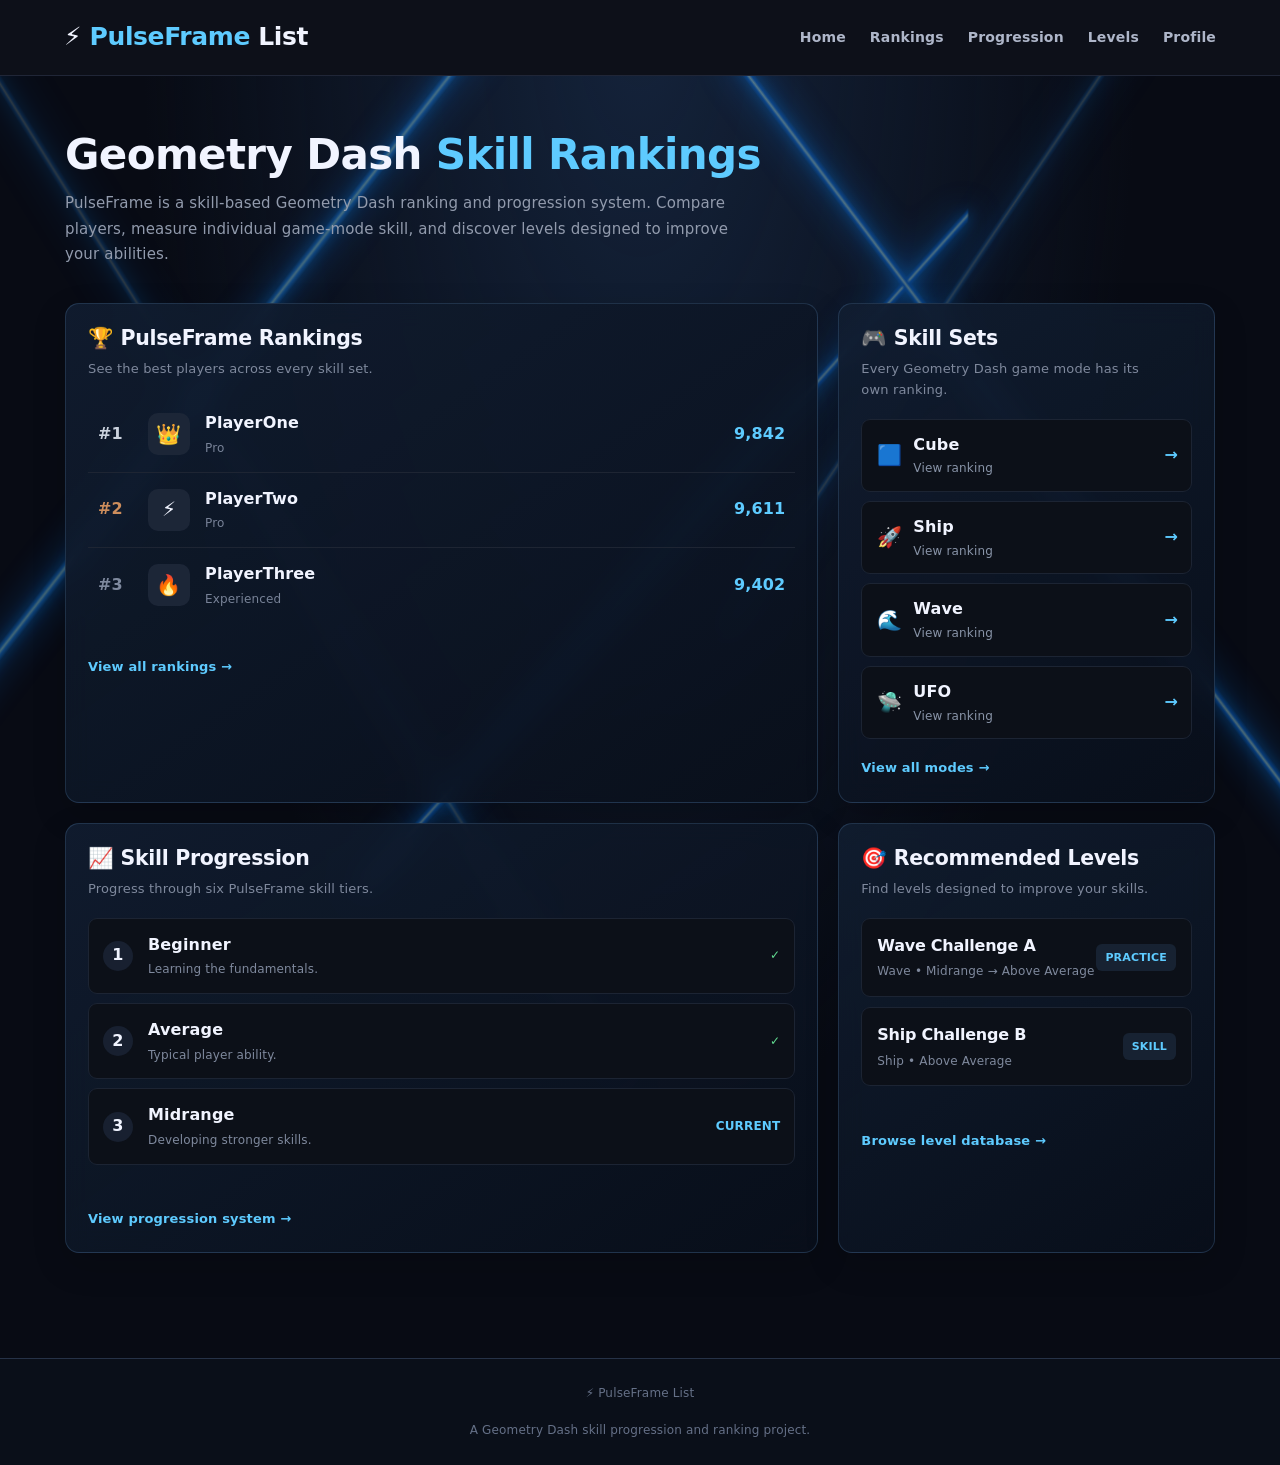
<file: main/index.html>
<!DOCTYPE html>
<html lang="en">

<head>
    <meta charset="UTF-8">
    <meta name="viewport" content="width=device-width, initial-scale=1.0">

    <title>PulseFrame List</title>

    <link rel="stylesheet" href="../css/style.css">
</head>

<body>

<header>

    <div class="logo">
        ⚡ <span>PulseFrame</span> List
    </div>

    <nav>
        <a href="index.html">Home</a>
        <a href="rankings.html">Rankings</a>
        <a href="progression.html">Progression</a>
        <a href="levels.html">Levels</a>
        <a href="profile.html">Profile</a>
    </nav>

</header>


<section class="hero">

    <h1>Geometry Dash <span>Skill Rankings</span></h1>

    <p>
        PulseFrame is a skill-based Geometry Dash ranking and
        progression system. Compare players, measure individual
        game-mode skill, and discover levels designed to improve
        your abilities.
    </p>

</section>


<main class="container">

    <div class="grid">

        <!-- RANKINGS PREVIEW -->

        <section class="card">

            <h2>🏆 PulseFrame Rankings</h2>

            <p class="subtitle">
                See the best players across every skill set.
            </p>

            <div class="player">

                <div class="placement">#1</div>

                <div class="avatar">👑</div>

                <div class="player-info">
                    <div class="player-name">PlayerOne</div>
                    <div class="player-rank">Pro</div>
                </div>

                <div class="rating">9,842</div>

            </div>

            <div class="player">

                <div class="placement">#2</div>

                <div class="avatar">⚡</div>

                <div class="player-info">
                    <div class="player-name">PlayerTwo</div>
                    <div class="player-rank">Pro</div>
                </div>

                <div class="rating">9,611</div>

            </div>

            <div class="player">

                <div class="placement">#3</div>

                <div class="avatar">🔥</div>

                <div class="player-info">
                    <div class="player-name">PlayerThree</div>
                    <div class="player-rank">Experienced</div>
                </div>

                <div class="rating">9,402</div>

            </div>

            <br>

            <a href="rankings.html">View all rankings →</a>

        </section>


        <!-- SKILL SETS -->

        <section class="card">

            <h2>🎮 Skill Sets</h2>

            <p class="subtitle">
                Every Geometry Dash game mode has its own ranking.
            </p>

            <div class="skill">
                <div class="skill-left">
                    <div class="skill-icon">🟦</div>
                    <div>
                        <div class="skill-name">Cube</div>
                        <div class="skill-rank">View ranking</div>
                    </div>
                </div>
                <div class="skill-position">→</div>
            </div>

            <div class="skill">
                <div class="skill-left">
                    <div class="skill-icon">🚀</div>
                    <div>
                        <div class="skill-name">Ship</div>
                        <div class="skill-rank">View ranking</div>
                    </div>
                </div>
                <div class="skill-position">→</div>
            </div>

            <div class="skill">
                <div class="skill-left">
                    <div class="skill-icon">🌊</div>
                    <div>
                        <div class="skill-name">Wave</div>
                        <div class="skill-rank">View ranking</div>
                    </div>
                </div>
                <div class="skill-position">→</div>
            </div>

            <div class="skill">
                <div class="skill-left">
                    <div class="skill-icon">🛸</div>
                    <div>
                        <div class="skill-name">UFO</div>
                        <div class="skill-rank">View ranking</div>
                    </div>
                </div>
                <div class="skill-position">→</div>
            </div>

            <a href="../modes/wave.html">View all modes →</a>

        </section>


        <!-- PROGRESSION -->

        <section class="card">

            <h2>📈 Skill Progression</h2>

            <p class="subtitle">
                Progress through six PulseFrame skill tiers.
            </p>

            <div class="progress-tier">

                <div class="tier-number">1</div>

                <div class="tier-info">
                    <div class="tier-name">Beginner</div>
                    <div class="tier-description">
                        Learning the fundamentals.
                    </div>
                </div>

                <div class="tier-status completed">✓</div>

            </div>

            <div class="progress-tier">

                <div class="tier-number">2</div>

                <div class="tier-info">
                    <div class="tier-name">Average</div>
                    <div class="tier-description">
                        Typical player ability.
                    </div>
                </div>

                <div class="tier-status completed">✓</div>

            </div>

            <div class="progress-tier">

                <div class="tier-number">3</div>

                <div class="tier-info">
                    <div class="tier-name">Midrange</div>
                    <div class="tier-description">
                        Developing stronger skills.
                    </div>
                </div>

                <div class="tier-status current">
                    CURRENT
                </div>

            </div>

            <br>

            <a href="progression.html">
                View progression system →
            </a>

        </section>


        <!-- LEVELS -->

        <section class="card">

            <h2>🎯 Recommended Levels</h2>

            <p class="subtitle">
                Find levels designed to improve your skills.
            </p>

            <div class="recommendation">

                <div>
                    <div class="level-name">Wave Challenge A</div>

                    <div class="level-info">
                        Wave • Midrange → Above Average
                    </div>
                </div>

                <div class="difficulty">
                    PRACTICE
                </div>

            </div>


            <div class="recommendation">

                <div>
                    <div class="level-name">Ship Challenge B</div>

                    <div class="level-info">
                        Ship • Above Average
                    </div>
                </div>

                <div class="difficulty">
                    SKILL
                </div>

            </div>

            <br>

            <a href="levels.html">
                Browse level database →
            </a>

        </section>

    </div>

</main>


<footer>

    ⚡ PulseFrame List
    <br><br>
    A Geometry Dash skill progression and ranking project.

</footer>


<script src="../js/script.js"></script>

</body>
</html>
</file>
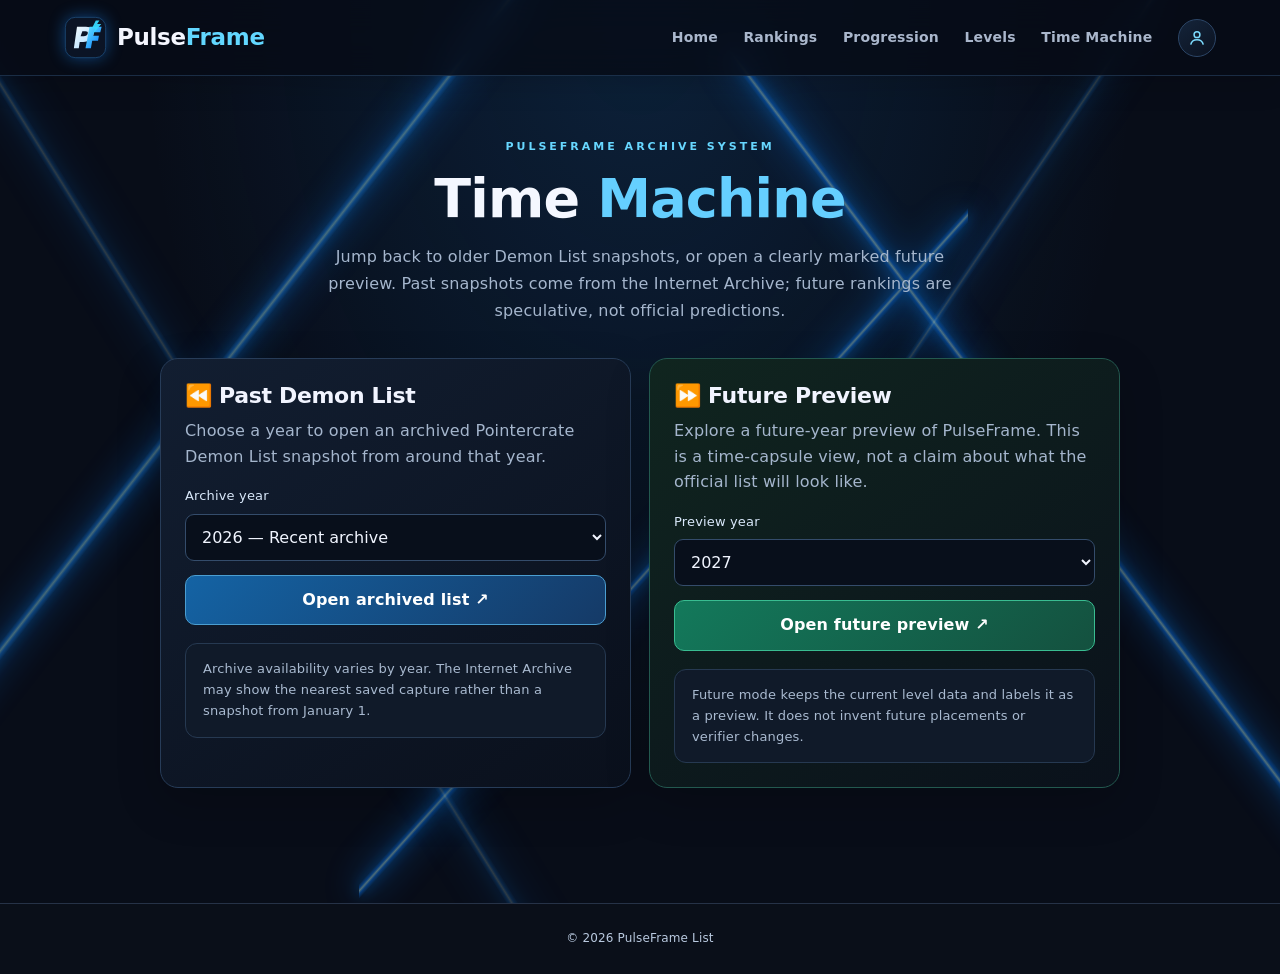
<file: time-machine.html>
<!DOCTYPE html>
<html lang="en">
<head>
<meta charset="UTF-8">
<meta name="viewport" content="width=device-width, initial-scale=1.0">
<title>Time Machine - PulseFrame</title>
<link rel="stylesheet" href="css/style.css">
<style>
body{background:radial-gradient(ellipse at 50% 0%,rgba(24,104,180,.22),transparent 55%),#080d18}
.tm-wrap{max-width:1000px;margin:0 auto;padding:38px 20px 70px}
.tm-hero{text-align:center;padding:24px 10px 34px}
.tm-kicker{color:#67d7ff;font-size:11px;font-weight:800;letter-spacing:3px}
.tm-hero h1{font-size:clamp(32px,5vw,54px);margin:12px 0;color:#f4f7ff}
.tm-hero h1 span{color:#65cfff}
.tm-hero p{max-width:650px;margin:0 auto;color:#a5b6cd;line-height:1.7}
.tm-grid{display:grid;grid-template-columns:repeat(2,minmax(0,1fr));gap:18px}
.tm-card{background:linear-gradient(145deg,#121e31,#0a101c);border:1px solid #273c58;border-radius:18px;padding:24px;box-shadow:0 16px 45px #0003}
.tm-card h2{font-size:22px;margin-bottom:9px}
.tm-card p{color:#a5b6cd;line-height:1.6;margin-bottom:17px}
.tm-card label{display:block;color:#d9e8fa;font-size:13px;margin-bottom:7px}
.tm-card select{width:100%;background:#080f1b;color:#f1f5ff;border:1px solid #344c6b;border-radius:9px;padding:12px;margin-bottom:14px;font:inherit}
.tm-button{display:inline-flex;justify-content:center;align-items:center;width:100%;padding:12px 16px;border-radius:10px;border:1px solid #4b9ed1;background:linear-gradient(135deg,#1463a4,#153a67);color:#fff;text-decoration:none;font-weight:800;cursor:pointer}
.tm-button:hover{filter:brightness(1.15)}
.tm-note{margin-top:18px;padding:15px 17px;border-radius:12px;background:#101a29;border:1px solid #263951;color:#a9bad0;line-height:1.6;font-size:13px}
.tm-future{border-color:#23594f;background:linear-gradient(145deg,#10251f,#0a111b)}
.tm-future .tm-button{background:linear-gradient(135deg,#13795b,#14513f);border-color:#39bd91}
@media(max-width:680px){.tm-grid{grid-template-columns:1fr}.tm-wrap{padding-top:20px}.tm-card{padding:20px}}
</style>

<style>
.pf-quick-menu{position:absolute;right:18px;top:calc(100% + 8px);z-index:1000;width:min(290px,calc(100vw - 28px));padding:8px;background:#0c1424;border:1px solid #263b5a;border-radius:14px;box-shadow:0 18px 48px #0009}
.pf-quick-menu[hidden]{display:none!important}.pf-quick-menu a{display:flex;align-items:center;gap:12px;padding:12px;border-radius:9px;color:#eaf4ff;text-decoration:none}.pf-quick-menu a:hover{background:#172743}.pf-quick-menu a>span:first-child{width:25px;text-align:center;font-size:18px}.pf-quick-menu strong,.pf-quick-menu small{display:block}.pf-quick-menu strong{font-size:13px}.pf-quick-menu small{margin-top:3px;color:#8fa7c5;font-size:11px}.site-header{position:relative}
</style>
</head>
<body>
<header class="site-header">
<a href="index.html" class="brand"><img class="brand-mark" src="assets/pulseframe-mark.svg" alt=""><div class="logo">Pulse<span>Frame</span></div></a>
<nav>
<a href="index.html">Home</a><a href="main/rankings.html">Rankings</a><a href="main/progression.html">Progression</a><a href="main/levels.html">Levels</a><a href="time-machine.html" aria-current="page">Time Machine</a><a href="main/profile.html" class="profile-nav-icon" aria-label="Profile" title="Profile"><svg aria-hidden="true" viewBox="0 0 24 24" width="20" height="20" fill="none" stroke="currentColor" stroke-width="1.8"><circle cx="12" cy="8" r="3.5"></circle><path d="M4.5 20c.7-4 3.2-6 7.5-6s6.8 2 7.5 6"></path></svg></a>
</nav><button class="menu-button" aria-label="Open menu">☰</button>

<div class="pf-quick-menu" id="pf-quick-menu" hidden>
  <a href="main/profile.html"><span>◉</span><span><strong>Profile</strong><small>View your profile</small></span></a>
  <a href="main/profile.html#settings"><span>⚙</span><span><strong>Settings</strong><small>Profile and preferences</small></span></a>
  <a href="main/levels.html#randomizer-wheel"><span>🎡</span><span><strong>Randomizer Wheel</strong><small>Pick levels at random</small></span></a>
  <a href="time-machine.html"><span>⏳</span><span><strong>Time Machine</strong><small>Explore previous rankings</small></span></a>
</div>
</header>
<main class="tm-wrap">
<section class="tm-hero"><div class="tm-kicker">PULSEFRAME ARCHIVE SYSTEM</div><h1>Time <span>Machine</span></h1><p>Jump back to older Demon List snapshots, or open a clearly marked future preview. Past snapshots come from the Internet Archive; future rankings are speculative, not official predictions.</p></section>
<section class="tm-grid">
<article class="tm-card">
<h2>⏪ Past Demon List</h2>
<p>Choose a year to open an archived Pointercrate Demon List snapshot from around that year.</p>
<label for="past-year">Archive year</label>
<select id="past-year">
<option value="2017">2017 — Early Demon List era</option><option value="2018">2018</option><option value="2019">2019</option><option value="2020">2020</option><option value="2021">2021</option><option value="2022">2022</option><option value="2023">2023</option><option value="2024">2024</option><option value="2025">2025</option><option value="2026" selected>2026 — Recent archive</option>
</select>
<a class="tm-button" id="past-open" href="https://web.archive.org/web/20260101000000/https://pointercrate.com/demonlist/" target="_blank" rel="noopener noreferrer">Open archived list ↗</a>
<div class="tm-note">Archive availability varies by year. The Internet Archive may show the nearest saved capture rather than a snapshot from January 1.</div>
</article>
<article class="tm-card tm-future">
<h2>⏩ Future Preview</h2>
<p>Explore a future-year preview of PulseFrame. This is a time-capsule view, not a claim about what the official list will look like.</p>
<label for="future-year">Preview year</label>
<select id="future-year"><option value="2027">2027</option><option value="2028">2028</option><option value="2029">2029</option><option value="2030">2030</option><option value="2035">2035</option><option value="2040">2040</option></select>
<a class="tm-button" id="future-open" href="levels.html?era=future&year=2027">Open future preview ↗</a>
<div class="tm-note">Future mode keeps the current level data and labels it as a preview. It does not invent future placements or verifier changes.</div>
</article>
</section>
</main>
<footer><p>© 2026 PulseFrame List</p></footer>
<script>
const pastYear=document.getElementById("past-year");
const pastOpen=document.getElementById("past-open");
function updatePast(){const year=pastYear.value;pastOpen.href="https://web.archive.org/web/"+year+"0101000000/https://pointercrate.com/demonlist/";pastOpen.textContent="Open "+year+" archive ↗";}
pastYear.addEventListener("change",updatePast);
const futureYear=document.getElementById("future-year");
const futureOpen=document.getElementById("future-open");
function updateFuture(){futureOpen.href="main/levels.html?era=future&year="+futureYear.value;futureOpen.textContent="Open "+futureYear.value+" preview ↗";}
futureYear.addEventListener("change",updateFuture);
</script>

<script>
(()=>{const b=document.querySelector('.site-header .menu-button');const m=document.getElementById('pf-quick-menu');if(!b||!m)return;b.setAttribute('aria-controls','pf-quick-menu');b.setAttribute('aria-expanded','false');b.addEventListener('click',e=>{e.stopPropagation();m.hidden=!m.hidden;b.setAttribute('aria-expanded',String(!m.hidden));});m.addEventListener('click',e=>{if(e.target.closest('a')){m.hidden=true;b.setAttribute('aria-expanded','false');}});document.addEventListener('click',e=>{if(!m.contains(e.target)&&e.target!==b){m.hidden=true;b.setAttribute('aria-expanded','false');}});document.addEventListener('keydown',e=>{if(e.key==='Escape'){m.hidden=true;b.setAttribute('aria-expanded','false');}});})();
</script>
</body>
</html>
</file>
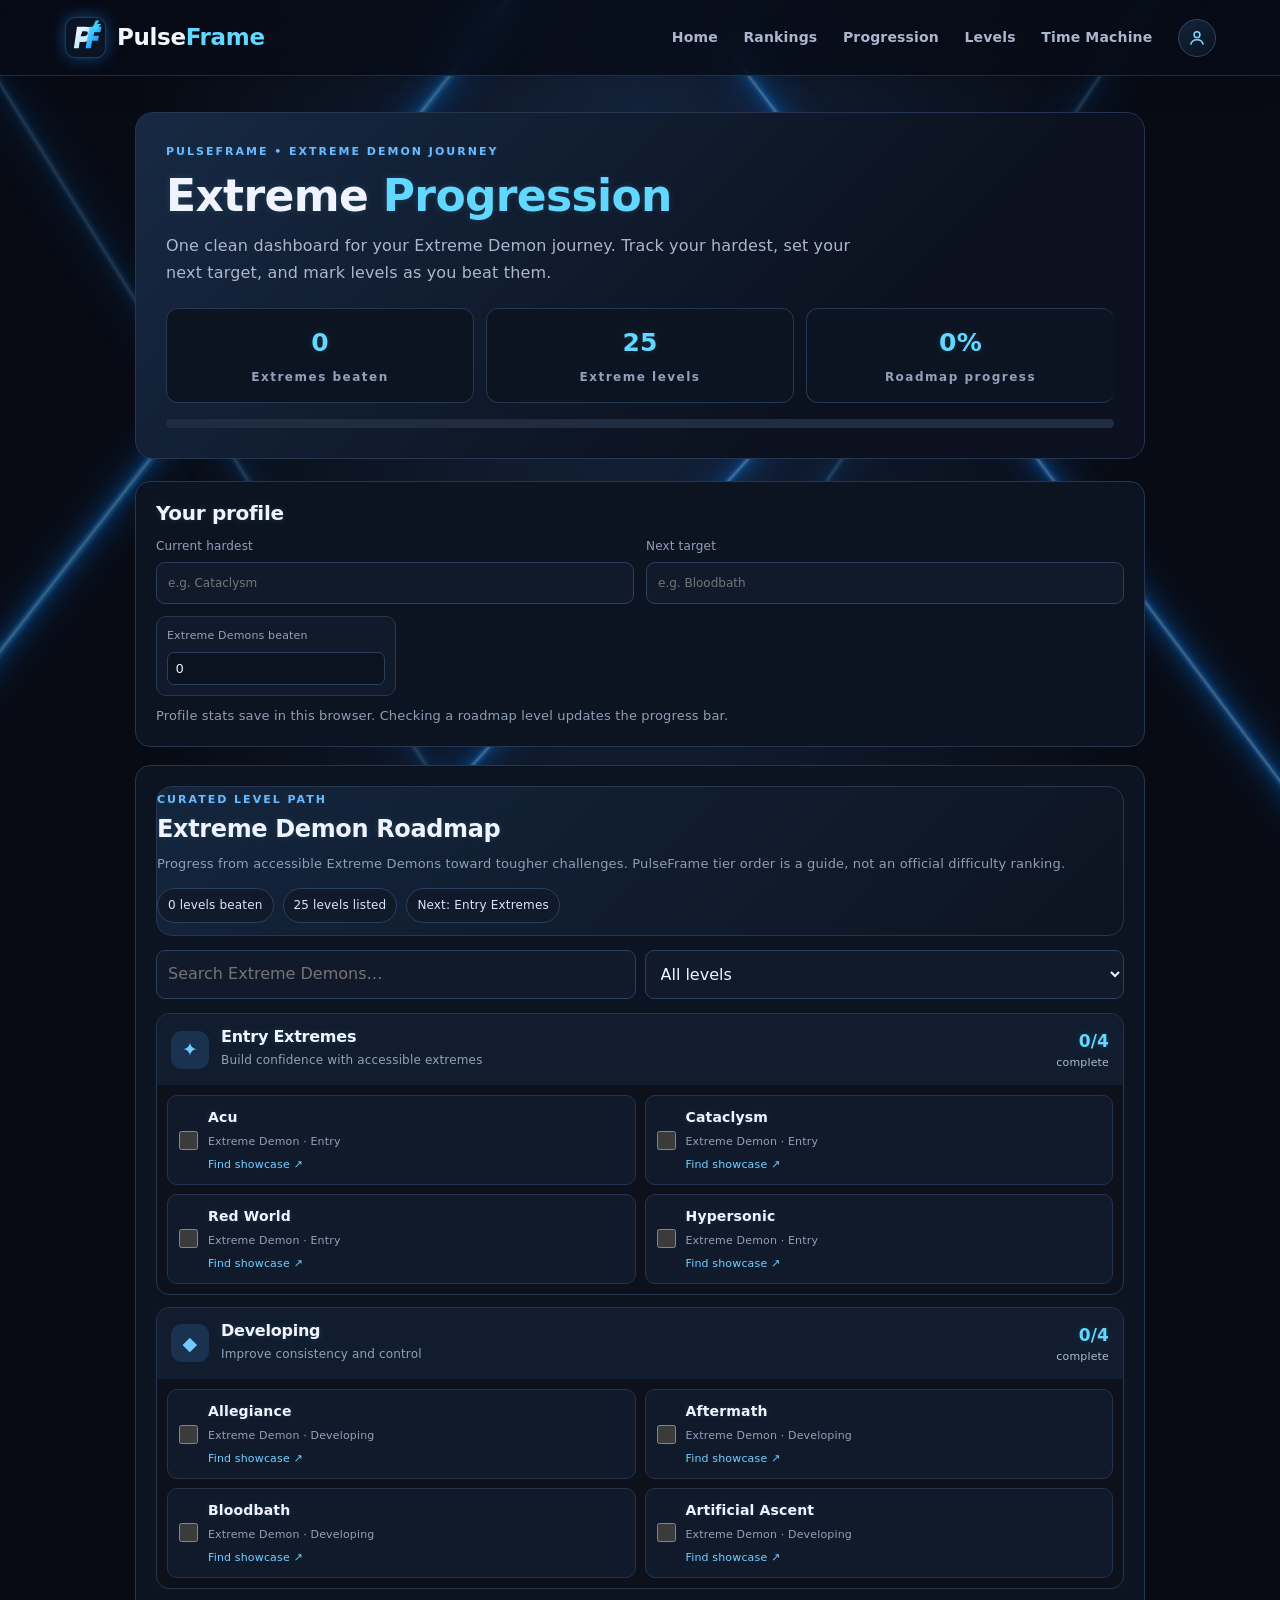
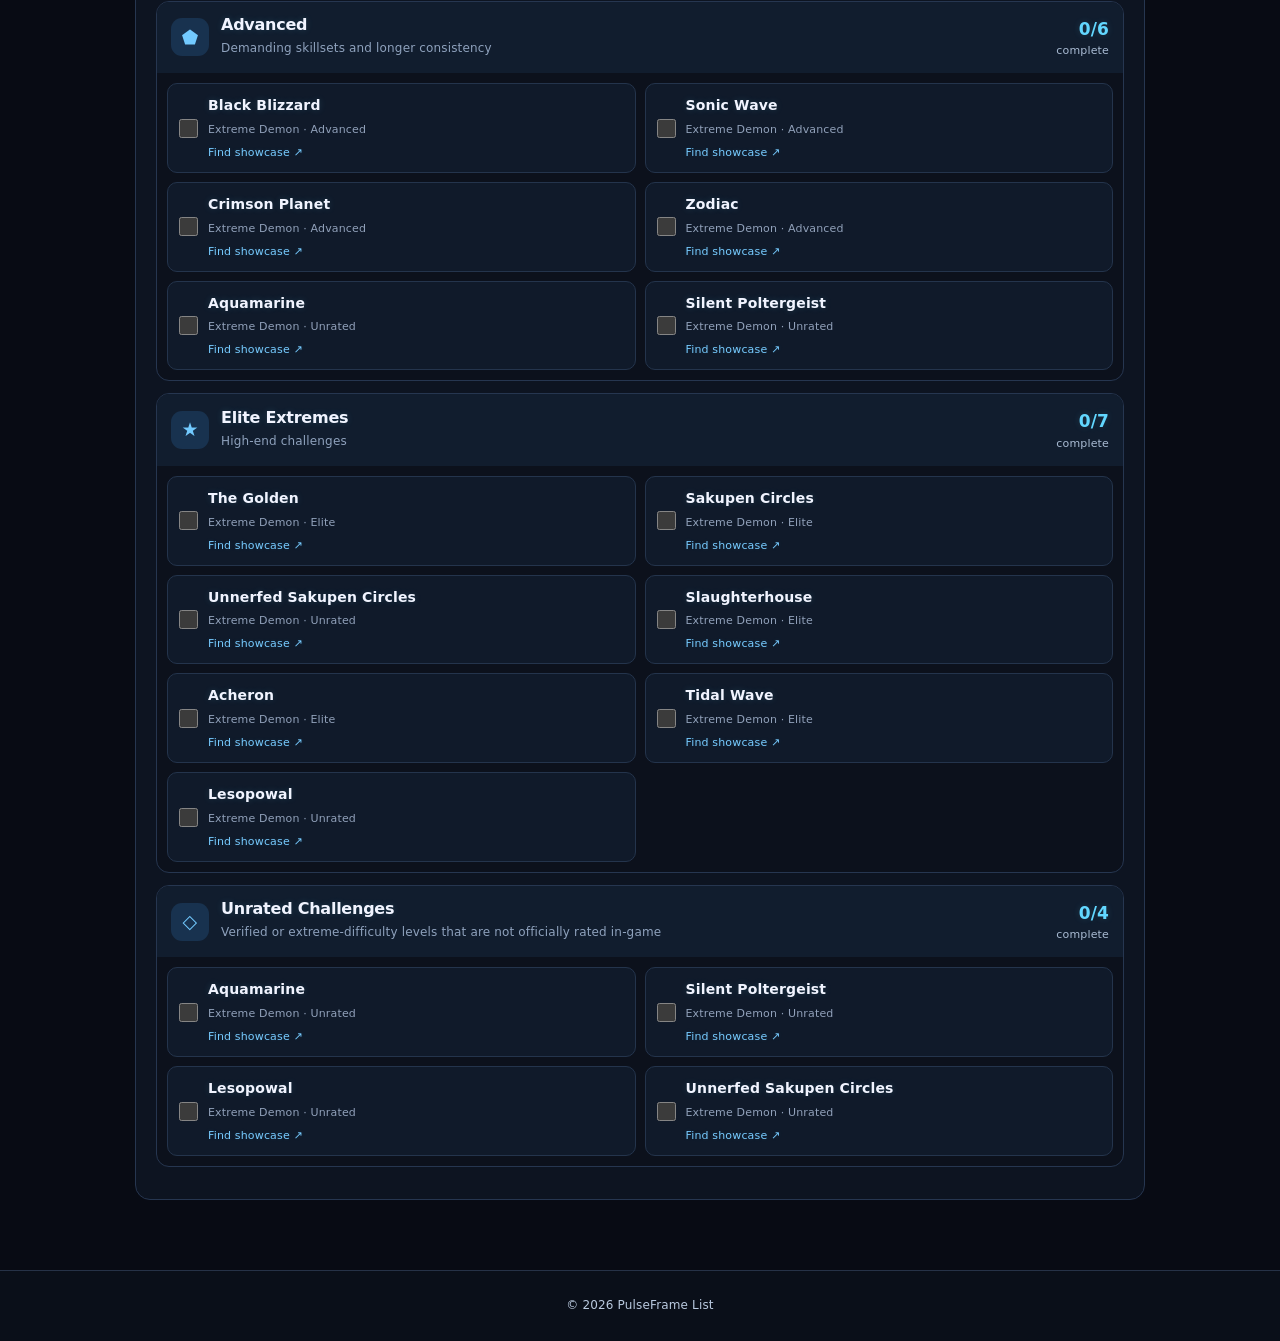
<file: main/progression.html>
<!DOCTYPE html>
<html lang="en">
<head>
<meta charset="UTF-8">
<meta name="viewport" content="width=device-width, initial-scale=1.0">
<meta name="description" content="Track your Geometry Dash progression goals on PulseFrame.">
<title>Progression | PulseFrame</title>
<link rel="stylesheet" href="../css/style.css">
<style>
.progress-wrap{width:100%;max-width:1050px;margin:36px auto 70px;padding:0 20px}
.progress-hero{padding:30px;border:1px solid #263650;border-radius:18px;background:linear-gradient(135deg,#172943,#0b111e 72%);margin-bottom:22px}
.eyebrow{font-size:11px;letter-spacing:2px;font-weight:800;color:#69baff;text-transform:uppercase}
h1{font-size:clamp(30px,5vw,44px);margin:10px 0}h1 span{color:#62d7ff}
.intro{color:#aab7cc;line-height:1.7;max-width:720px}
.player-dashboard{margin:18px 0;padding:20px;border:1px solid #263650;border-radius:15px;background:#0d1421}.player-dashboard h2{font-size:20px;margin-bottom:6px}.dashboard-note{font-size:13px;color:#8e9eb5;line-height:1.6;margin-bottom:15px}.profile-fields{display:grid;grid-template-columns:repeat(2,minmax(0,1fr));gap:12px}.profile-field{display:flex;flex-direction:column;gap:6px;font-size:12px;color:#91a1ba}.profile-field input,.profile-field select{width:100%;min-width:0;background:#101a2a;color:#edf5ff;border:1px solid #2b405e;border-radius:9px;padding:11px;font:inherit}.demon-counts{display:grid;grid-template-columns:repeat(4,minmax(0,1fr));gap:8px;margin-top:14px}.demon-count{padding:10px;border:1px solid #263953;border-radius:10px;background:#101a2a}.demon-count label{display:block;font-size:11px;color:#91a1ba;margin-bottom:7px}.demon-count input{box-sizing:border-box;width:100%;background:#0b1220;color:#fff;border:1px solid #2b405e;border-radius:7px;padding:8px}.skill-panel{margin:18px 0;padding:20px;border:1px solid #263650;border-radius:15px;background:#0d1421}.skill-panel h2{font-size:20px;margin-bottom:6px}.skill-grid{display:grid;grid-template-columns:repeat(2,minmax(0,1fr));gap:10px;margin-top:14px}.skill-row{padding:12px;border:1px solid #263953;border-radius:10px;background:#101a2a;min-width:0}.skill-row-top{display:flex;justify-content:space-between;gap:8px;font-weight:700;font-size:13px}.skill-row select{margin-top:9px;width:100%;background:#0b1220;color:#edf5ff;border:1px solid #2b405e;border-radius:8px;padding:9px}.skill-bar{height:5px;background:#263247;border-radius:99px;margin-top:9px;overflow:hidden}.skill-bar span{display:block;height:100%;background:linear-gradient(90deg,#368dff,#62d7ff);width:0}.summary{display:grid;grid-template-columns:repeat(3,minmax(0,1fr));gap:12px;margin-top:22px}
.stat{background:#0c1422;border:1px solid #263953;border-radius:12px;padding:15px}.stat strong{font-size:25px;color:#62d7ff;display:block}.stat span{font-size:12px;color:#91a1ba}
.progress-track{height:9px;background:#202c40;border-radius:99px;overflow:hidden;margin-top:16px}.progress-fill{height:100%;width:0;background:linear-gradient(90deg,#368dff,#62d7ff);transition:width .2s}
.toolbar{display:flex;gap:10px;flex-wrap:wrap;margin:18px 0}.toolbar input,.toolbar select,.toolbar button,.custom-form input,.custom-form button{background:#101a2a;color:#edf5ff;border:1px solid #2b405e;border-radius:9px;padding:11px 13px;font:inherit}.toolbar input{flex:1;min-width:150px}.toolbar button,.custom-form button{cursor:pointer;font-weight:700}.toolbar button:hover,.custom-form button:hover{border-color:#62d7ff}
.tier{margin:18px 0;border:1px solid #263650;border-radius:15px;overflow:hidden;background:#0c111c}.tier-head{padding:16px 18px;background:#111d2e;display:flex;justify-content:space-between;gap:12px;align-items:center}.tier-head h2{font-size:18px}.tier-head span{font-size:12px;color:#8fa2bd}.goal-list{padding:8px 16px}.goal{display:flex;align-items:center;gap:12px;padding:13px 2px;border-bottom:1px solid #1d293b}.goal:last-child{border-bottom:0}.goal input{width:19px;height:19px;accent-color:#45b9ff;flex-shrink:0}.goal-main{flex:1;min-width:0}.goal-name{font-weight:700}.goal-meta{color:#8c9bb2;font-size:12px;margin-top:4px}.goal.done .goal-name{text-decoration:line-through;color:#8393a9}.difficulty{font-size:10px;font-weight:800;letter-spacing:.5px;padding:5px 7px;border-radius:6px;background:#172943;color:#74caff;white-space:nowrap}.empty{color:#93a2b9;text-align:center;padding:24px}.custom-panel{margin-top:25px;padding:20px;border:1px solid #263650;border-radius:15px;background:#0d1421}.custom-panel h2{font-size:19px;margin-bottom:8px}.custom-panel p{font-size:13px;color:#8e9eb5;line-height:1.6;margin-bottom:13px}.custom-form{display:flex;gap:9px;flex-wrap:wrap}.custom-form input{flex:1;min-width:170px}.custom-list{margin-top:10px}.mode-panel{margin:18px 0;padding:20px;border:1px solid #263650;border-radius:15px;background:#0d1421}.mode-panel h2{font-size:19px;margin-bottom:7px}.mode-panel p{font-size:13px;color:#8e9eb5;line-height:1.6;margin-bottom:14px}.mode-picker{display:grid;grid-template-columns:repeat(4,minmax(0,1fr));gap:9px}.mode-choice{display:flex;align-items:center;gap:8px;padding:11px 9px;border:1px solid #2b405e;border-radius:10px;background:#101a2a;color:#eaf3ff;font-size:13px;cursor:pointer}.mode-choice:has(input:checked){border-color:#55caff;background:#142b43}.mode-choice input{accent-color:#45b9ff}.mode-choice span{overflow-wrap:anywhere}.mode-hint{font-size:12px;color:#7f93af;margin-top:12px}.custom-goal{display:flex;gap:10px;align-items:center;padding:10px 0;border-bottom:1px solid #1d293b}.custom-goal span{flex:1;overflow-wrap:anywhere}.custom-goal button{background:transparent;border:0;color:#ff8d9b;font-size:18px;cursor:pointer}
@media(max-width:800px){.site-header{flex-direction:row!important;gap:12px;padding:14px 18px;flex-wrap:wrap}.site-header .menu-button{display:block;margin-left:auto;cursor:pointer;background:#1a2639;color:#f1f4ff;border:1px solid #30425e;border-radius:10px;padding:12px 16px;font-size:20px;line-height:1}.site-header nav{display:none;width:100%;flex-direction:column;gap:0;padding-top:8px}.site-header nav.is-open{display:flex}.site-header nav a{padding:13px 8px;border-top:1px solid #202c40}.summary{grid-template-columns:repeat(3,minmax(0,1fr))}}
@media(max-width:520px){.profile-fields{grid-template-columns:1fr}.demon-counts{grid-template-columns:repeat(2,minmax(0,1fr))}.skill-grid{grid-template-columns:1fr}.player-dashboard,.skill-panel{padding:16px}.mode-picker{grid-template-columns:repeat(2,minmax(0,1fr))}.mode-panel{padding:16px}.progress-wrap{padding:0 12px;margin-top:22px}.progress-hero{padding:22px 17px}.summary{gap:7px}.stat{padding:10px}.stat strong{font-size:21px}.stat span{font-size:10px}.tier-head{padding:14px}.goal-list{padding:5px 12px}.difficulty{display:none}}
.demon-roadmap{margin:20px 0 26px}.roadmap-intro{padding:22px;border:1px solid #263650;border-radius:16px;background:linear-gradient(135deg,#14253d,#0d1421);margin-bottom:14px}.roadmap-intro h2{font-size:24px;margin:5px 0 8px}.roadmap-intro p{font-size:13px;color:#aab7cc;line-height:1.65}.roadmap-stats{display:flex;gap:9px;flex-wrap:wrap;margin-top:14px}.roadmap-pill{font-size:12px;color:#d7e8ff;background:#101a2a;border:1px solid #2b405e;border-radius:99px;padding:7px 10px}.roadmap-tier{border:1px solid #263650;border-radius:15px;background:#0c111c;overflow:hidden;margin:13px 0}.roadmap-tier.locked{opacity:.72}.roadmap-tier-head{display:flex;align-items:center;gap:12px;padding:16px;background:#111d2e}.tier-emblem{width:42px;height:42px;border-radius:12px;display:grid;place-items:center;background:#18324f;color:#72caff;font-size:20px;flex-shrink:0}.roadmap-tier-title{flex:1;min-width:0}.roadmap-tier-title h3{font-size:17px;margin:0 0 4px}.roadmap-tier-title p{font-size:12px;color:#8fa2bd;margin:0}.tier-progress{text-align:right;font-size:12px;color:#a9bbd3;white-space:nowrap}.tier-progress strong{display:block;font-size:17px;color:#62d7ff}.level-cards{display:grid;grid-template-columns:repeat(2,minmax(0,1fr));gap:10px;padding:12px}.level-card{display:flex;gap:11px;align-items:center;min-width:0;padding:12px;border:1px solid #24344c;border-radius:11px;background:#101a2a}.level-check{width:20px;height:20px;accent-color:#45b9ff;flex-shrink:0}.level-copy{min-width:0;flex:1}.level-copy strong{display:block;font-size:14px;overflow-wrap:anywhere}.level-copy small{display:block;color:#91a1ba;font-size:11px;margin-top:4px}.level-links{display:flex;gap:6px;flex-wrap:wrap;margin-top:7px}.level-links a{color:#77cbff;font-size:11px;text-decoration:none}.level-links a:hover{text-decoration:underline}.tier-lock-note{padding:0 15px 15px;color:#9aabc3;font-size:12px}.roadmap-filter{display:flex;gap:9px;flex-wrap:wrap;margin:12px 0}.roadmap-filter input,.roadmap-filter select{flex:1;min-width:145px;background:#101a2a;color:#edf5ff;border:1px solid #2b405e;border-radius:9px;padding:11px;font:inherit}.roadmap-complete{color:#7ce5b1!important}@media(max-width:600px){.level-cards{grid-template-columns:1fr;padding:9px}.roadmap-tier-head{padding:13px;gap:9px}.tier-emblem{width:36px;height:36px}.tier-progress{font-size:11px}.roadmap-intro{padding:18px}.roadmap-tier-title h3{font-size:15px}}</style>

<style>
.pf-quick-menu{position:absolute;right:18px;top:calc(100% + 8px);z-index:1000;width:min(290px,calc(100vw - 28px));padding:8px;background:#0c1424;border:1px solid #263b5a;border-radius:14px;box-shadow:0 18px 48px #0009}
.pf-quick-menu[hidden]{display:none!important}.pf-quick-menu a{display:flex;align-items:center;gap:12px;padding:12px;border-radius:9px;color:#eaf4ff;text-decoration:none}.pf-quick-menu a:hover{background:#172743}.pf-quick-menu a>span:first-child{width:25px;text-align:center;font-size:18px}.pf-quick-menu strong,.pf-quick-menu small{display:block}.pf-quick-menu strong{font-size:13px}.pf-quick-menu small{margin-top:3px;color:#8fa7c5;font-size:11px}.site-header{position:relative}
</style>
</head>
<body>
<header class="site-header">
<a href="../index.html" class="brand"><img class="brand-mark" src="../assets/pulseframe-mark.svg" alt=""><div class="logo">Pulse<span>Frame</span></div></a>
<nav><a href="../index.html">Home</a><a href="rankings.html">Rankings</a><a href="progression.html" aria-current="page">Progression</a><a href="levels.html">Levels</a><a href="../time-machine.html">Time Machine</a><a href="profile.html" class="profile-nav-icon" aria-label="Profile" title="Profile"><svg aria-hidden="true" viewBox="0 0 24 24" width="20" height="20" fill="none" stroke="currentColor" stroke-width="1.8"><circle cx="12" cy="8" r="3.5"></circle><path d="M4.5 20c.7-4 3.2-6 7.5-6s6.8 2 7.5 6"></path></svg></a></nav>
<button class="menu-button" aria-label="Open menu" aria-expanded="false">☰</button>

<div class="pf-quick-menu" id="pf-quick-menu" hidden>
  <a href="profile.html"><span>◉</span><span><strong>Profile</strong><small>View your profile</small></span></a>
  <a href="profile.html#settings"><span>⚙</span><span><strong>Settings</strong><small>Profile and preferences</small></span></a>
  <a href="levels.html#randomizer-wheel"><span>🎡</span><span><strong>Randomizer Wheel</strong><small>Pick levels at random</small></span></a>
  <a href="time-machine.html"><span>⏳</span><span><strong>Time Machine</strong><small>Explore previous rankings</small></span></a>
</div>
</header>
<main class="progress-wrap"><section class="progress-hero"><div class="eyebrow">PulseFrame • Extreme Demon journey</div><h1>Extreme <span>Progression</span></h1><p class="intro">One clean dashboard for your Extreme Demon journey. Track your hardest, set your next target, and mark levels as you beat them.</p><div class="summary"><div class="stat"><strong id="completedCount">0</strong><span>Extremes beaten</span></div><div class="stat"><strong id="totalCount">0</strong><span>Extreme levels</span></div><div class="stat"><strong id="percentCount">0%</strong><span>Roadmap progress</span></div></div><div class="progress-track" role="progressbar" aria-label="Extreme Demon progression" aria-valuemin="0" aria-valuemax="100" aria-valuenow="0" id="progressBar"><div class="progress-fill" id="progressFill"></div></div></section>
<section class="player-dashboard"><h2>Your profile</h2><div class="profile-fields"><label class="profile-field">Current hardest<input id="hardestLevel" maxlength="100" placeholder="e.g. Cataclysm"></label><label class="profile-field">Next target<input id="currentGoal" maxlength="100" placeholder="e.g. Bloodbath"></label></div><div class="demon-count"><label for="extremeCount">Extreme Demons beaten</label><input id="extremeCount" type="number" min="0" max="9999" step="1" inputmode="numeric" placeholder="0"></div><p class="dashboard-note">Profile stats save in this browser. Checking a roadmap level updates the progress bar.</p></section>
<section class="demon-roadmap" id="demonRoadmap"><div class="roadmap-intro"><div class="eyebrow">Curated level path</div><h2>Extreme Demon <span>Roadmap</span></h2><p>Progress from accessible Extreme Demons toward tougher challenges. PulseFrame tier order is a guide, not an official difficulty ranking.</p><div class="roadmap-stats"><span class="roadmap-pill" id="roadmapCompleted">0 levels beaten</span><span class="roadmap-pill" id="roadmapTotal">0 levels listed</span><span class="roadmap-pill" id="roadmapNext">Next: Entry</span></div></div><div class="roadmap-filter"><input type="search" id="levelSearch" placeholder="Search Extreme Demons…" aria-label="Search Extreme Demon levels"><select id="levelFilter" aria-label="Filter levels"><option value="all">All levels</option><option value="todo">Not beaten</option><option value="done">Beaten</option></select></div><div id="roadmapTiers"></div></section></main>
<style>
.player-dashboard,.demon-roadmap{margin:18px 0;padding:20px;border:1px solid #263650;border-radius:15px;background:#0d1421}.player-dashboard h2,.roadmap-intro h2{font-size:20px;margin-bottom:12px}.profile-fields{display:grid;grid-template-columns:repeat(2,minmax(0,1fr));gap:12px}.profile-field{display:flex;flex-direction:column;gap:6px;font-size:12px;color:#91a1ba}.profile-field input,.roadmap-filter input,.roadmap-filter select{width:100%;min-width:0;box-sizing:border-box;background:#101a2a;color:#edf5ff;border:1px solid #2b405e;border-radius:9px;padding:11px;font:inherit}.demon-count{max-width:240px;margin-top:12px;padding:10px;border:1px solid #263953;border-radius:10px;background:#101a2a}.demon-count label{display:block;font-size:11px;color:#91a1ba;margin-bottom:7px}.demon-count input{box-sizing:border-box;width:100%;background:#0b1220;color:#fff;border:1px solid #2b405e;border-radius:7px;padding:8px}.dashboard-note,.roadmap-intro p{font-size:13px;color:#8e9eb5;line-height:1.6;margin:10px 0 0}.roadmap-intro{padding:4px 0 12px}.roadmap-intro h2{font-size:24px;margin:7px 0}.roadmap-stats{display:flex;gap:9px;flex-wrap:wrap;margin-top:14px}.roadmap-pill{font-size:12px;color:#d7e8ff;background:#101a2a;border:1px solid #2b405e;border-radius:99px;padding:7px 10px}.roadmap-filter{display:flex;gap:9px;flex-wrap:wrap;margin:14px 0}.roadmap-filter>*{flex:1}.roadmap-tier{border:1px solid #263650;border-radius:13px;background:#0c111c;overflow:hidden;margin:12px 0}.roadmap-tier-head{display:flex;align-items:center;gap:12px;padding:14px;background:#111d2e}.tier-emblem{width:38px;height:38px;border-radius:11px;display:grid;place-items:center;background:#18324f;color:#72caff;font-size:19px;flex-shrink:0}.roadmap-tier-title{flex:1;min-width:0}.roadmap-tier-title h3{font-size:16px;margin:0 0 4px}.roadmap-tier-title p{font-size:12px;color:#8fa2bd;margin:0}.tier-progress{text-align:right;font-size:11px;color:#a9bbd3;white-space:nowrap}.tier-progress strong{display:block;font-size:17px;color:#62d7ff}.level-cards{display:grid;grid-template-columns:repeat(2,minmax(0,1fr));gap:9px;padding:10px}.level-card{display:flex;gap:10px;align-items:center;min-width:0;padding:11px;border:1px solid #24344c;border-radius:10px;background:#101a2a}.level-check{width:19px;height:19px;accent-color:#45b9ff;flex-shrink:0}.level-copy{min-width:0;flex:1}.level-copy strong{display:block;font-size:14px;overflow-wrap:anywhere}.level-copy small{display:block;color:#91a1ba;font-size:11px;margin-top:4px}.level-links{margin-top:6px}.level-links a{color:#77cbff;font-size:11px;text-decoration:none}.roadmap-complete{color:#7ce5b1!important}@media(max-width:600px){.profile-fields,.level-cards{grid-template-columns:1fr}.player-dashboard,.demon-roadmap{padding:15px}.roadmap-filter{flex-direction:column}.roadmap-tier-head{padding:12px}}

/* Subtle cyan text glow — kept soft for readability */
.progress-hero h1,
.progress-hero h1 span,
.progress-hero .stat strong,
.player-dashboard h2,
.roadmap-intro h2,
.roadmap-tier-title h3,
.level-copy strong,
.tier-progress strong {
  text-shadow: 0 0 7px rgba(98, 215, 255, 0.16);
}
.eyebrow,
.level-links a {
  text-shadow: 0 0 5px rgba(98, 215, 255, 0.12);
}
</style>
<script>
const storeKey="pulseframe-progression-v2",tiers=[
{id:"entry",name:"Entry Extremes",note:"Build confidence with accessible extremes",icon:"✦",levels:[["Acu","Entry"],["Cataclysm","Entry"],["Red World","Entry"],["Hypersonic","Entry"]]},
{id:"developing",name:"Developing",note:"Improve consistency and control",icon:"◆",levels:[["Allegiance","Developing"],["Aftermath","Developing"],["Bloodbath","Developing"],["Artificial Ascent","Developing"]]},
{id:"advanced",name:"Advanced",note:"Demanding skillsets and longer consistency",icon:"⬟",levels:[["Black Blizzard","Advanced"],["Sonic Wave","Advanced"],["Crimson Planet","Advanced"],["Zodiac","Advanced"],["Aquamarine","Unrated"],["Silent Poltergeist","Unrated"]]},
{id:"elite",name:"Elite Extremes",note:"High-end challenges",icon:"★",levels:[["The Golden","Elite"],["Sakupen Circles","Elite"],["Unnerfed Sakupen Circles","Unrated"],["Slaughterhouse","Elite"],["Acheron","Elite"],["Tidal Wave","Elite"],["Lesopowal","Unrated"]]},
{id:"unrated",name:"Unrated Challenges",note:"Verified or extreme-difficulty levels that are not officially rated in-game",icon:"◇",levels:[["Aquamarine","Unrated"],["Silent Poltergeist","Unrated"],["Lesopowal","Unrated"],["Unnerfed Sakupen Circles","Unrated"]]}];
let state={checks:{},hardest:"",goal:"",extremeCount:0};try{const s=JSON.parse(localStorage.getItem(storeKey)||"{}");state={...state,...s,checks:s.checks||{}}}catch(e){}
const $=id=>document.getElementById(id);$("hardestLevel").value=state.hardest||"";$("currentGoal").value=state.goal||"";$("extremeCount").value=Number(state.extremeCount)||0;
function save(){try{localStorage.setItem(storeKey,JSON.stringify(state))}catch(e){}}
$("hardestLevel").addEventListener("change",e=>{state.hardest=e.target.value.trim();save()});$("currentGoal").addEventListener("change",e=>{state.goal=e.target.value.trim();save()});$("extremeCount").addEventListener("change",e=>{state.extremeCount=Math.max(0,Math.min(9999,parseInt(e.target.value,10)||0));e.target.value=state.extremeCount;save()});
function render(){const q=$("levelSearch").value.trim().toLowerCase(),f=$("levelFilter").value,total=tiers.reduce((n,t)=>n+t.levels.length,0),done=tiers.reduce((n,t)=>n+t.levels.filter((l,i)=>state.checks[t.id+"-"+i]).length,0);$("completedCount").textContent=done;$("totalCount").textContent=total;$("percentCount").textContent=Math.round(done/total*100)+"%";$("progressFill").style.width=(done/total*100)+"%";$("progressBar").setAttribute("aria-valuenow",Math.round(done/total*100));$("roadmapCompleted").textContent=done+" levels beaten";$("roadmapTotal").textContent=total+" levels listed";const next=tiers.find(t=>t.levels.some((l,i)=>!state.checks[t.id+"-"+i]));$("roadmapNext").textContent=next?"Next: "+next.name:"Roadmap complete!";const root=$("roadmapTiers");root.innerHTML="";tiers.forEach(t=>{const matches=t.levels.map((l,i)=>({l,i})).filter(x=>(!q||(x.l.join(" ")+t.name).toLowerCase().includes(q))&&(f==="all"||(f==="done"&&state.checks[t.id+"-"+x.i])||(f==="todo"&&!state.checks[t.id+"-"+x.i])));if(!matches.length)return;const count=t.levels.filter((l,i)=>state.checks[t.id+"-"+i]).length,section=document.createElement("section");section.className="roadmap-tier";const head=document.createElement("div");head.className="roadmap-tier-head";head.innerHTML='<div class="tier-emblem">'+t.icon+'</div><div class="roadmap-tier-title"><h3>'+t.name+'</h3><p>'+t.note+'</p></div><div class="tier-progress"><strong>'+count+'/'+t.levels.length+'</strong> complete</div>';section.appendChild(head);const cards=document.createElement("div");cards.className="level-cards";matches.forEach(({l,i})=>{const id=t.id+"-"+i,card=document.createElement("div");card.className="level-card";const cb=document.createElement("input");cb.type="checkbox";cb.className="level-check";cb.checked=!!state.checks[id];cb.setAttribute("aria-label","Mark "+l[0]+" beaten");cb.addEventListener("change",()=>{state.checks[id]=cb.checked;save();render()});const copy=document.createElement("div");copy.className="level-copy";const name=document.createElement("strong");name.textContent=l[0];const tag=document.createElement("small");tag.textContent="Extreme Demon · "+l[1];const links=document.createElement("div");links.className="level-links";const a=document.createElement("a");a.href="https://www.youtube.com/results?search_query="+encodeURIComponent(l[0]+" Geometry Dash showcase");a.target="_blank";a.rel="noopener noreferrer";a.textContent="Find showcase ↗";links.appendChild(a);copy.append(name,tag,links);card.append(cb,copy);cards.appendChild(card)});section.appendChild(cards);root.appendChild(section)});}
$("levelSearch").addEventListener("input",render);$("levelFilter").addEventListener("change",render);
const menuButton=document.querySelector(".menu-button"),siteNav=document.querySelector(".site-header nav");if(menuButton&&siteNav){menuButton.addEventListener("click",()=>{const open=siteNav.classList.toggle("is-open");menuButton.setAttribute("aria-expanded",String(open));menuButton.setAttribute("aria-label",open?"Close menu":"Open menu");menuButton.textContent=open?"✕":"☰"});siteNav.addEventListener("click",e=>{if(e.target.closest("a")){siteNav.classList.remove("is-open");menuButton.setAttribute("aria-expanded","false");menuButton.setAttribute("aria-label","Open menu");menuButton.textContent="☰"}})}render();
</script><footer><p>© 2026 PulseFrame List</p></footer>
<script>
const defaultTiers=[
 {name:"Getting Started",note:"Build consistency",goals:[["Complete Stereo Madness","Beginner"],["Complete Back on Track","Beginner"],["Complete a 3-star level","Beginner"],["Complete a 5-star level","Beginner"],["Practice using Start Position and checkpoints","Practice"]] },
 {name:"Finding Your Feet",note:"Improve control",goals:[["Complete a 7-star level","Normal"],["Complete a 9-star level","Normal"],["Beat your first Easy Demon","Easy Demon"],["Practice all eight game modes","Skill building"]] },
 {name:"Demon Progression",note:"Build demon experience",goals:[["Beat 5 Easy Demons","Easy Demon"],["Beat your first Medium Demon","Medium Demon"],["Beat 5 Medium Demons","Medium Demon"],["Beat your first Hard Demon","Hard Demon"]] },
 {name:"Insane Demon",note:"Prepare for extreme difficulty",goals:[["Beat your first Insane Demon","Insane Demon"],["Practice a potential first Extreme Demon","Practice"],["Beat an entry-level Extreme Demon","Extreme Demon"]] },
 {name:"Extreme Demon Journey",note:"Set and improve your hardest",goals:[["Record runs on your current hardest","Personal best"],["Complete a new Extreme Demon","Extreme Demon"],["Improve your hardest again","Personal best"],["Set a long-term skill goal","Custom milestone"]] }
];
const roadmapTiers=[{id:"starter",name:"Starter",subtitle:"Build your first Demon wins",icon:"✦",required:3,levels:[["The Nightmare","Easy Demon"],["The Lightning Road","Easy Demon"],["Platinum Adventure","Easy Demon"]]},{id:"rising",name:"Rising",subtitle:"Build consistency and control",icon:"◆",required:3,levels:[["Speed Racer","Easy Demon"],["Shiver","Easy Demon"],["iS","Easy Demon"]]},{id:"challenger",name:"Challenger",subtitle:"Develop more demanding skills",icon:"⬟",required:3,levels:[["X","Easy Demon"],["DeCode","Easy Demon"],["Clubstep","Official Easy Demon"]]},{id:"intermediate",name:"Intermediate",subtitle:"Step into tougher demon gameplay",icon:"★",required:3,levels:[["B","Medium Demon"],["Mechanical Showdown","Medium Demon"],["Sakupen Egg","Medium Demon"]]},{id:"advanced",name:"Advanced",subtitle:"Prepare for harder consistency tests",icon:"✹",required:3,levels:[["Nine Circles","Hard Demon"],["Jawbreaker","Hard Demon"],["Fairydust","Hard Demon"]]},{id:"expert",name:"Expert",subtitle:"Work toward Insane Demon difficulty",icon:"✧",required:3,levels:[["Windy Landscape","Insane Demon"],["Supersonic","Insane Demon"],["8o","Insane Demon"]]},{id:"extreme",name:"Extreme",subtitle:"Begin your Extreme Demon journey",icon:"⚡",required:3,levels:[["Acu","Extreme Demon"],["Cataclysm","Extreme Demon"],["Red World","Extreme Demon"]]}];
const storeKey="pulseframe-progression-v1";
const modes=[["cube","Cube"],["ship","Ship"],["wave","Wave"],["ufo","UFO"],["ball","Ball"],["robot","Robot"],["spider","Spider"],["swing","Swing"]];
const modeGoals={cube:[["Complete a cube timing challenge","Cube"],["Practice cube-based precision sections","Cube"]],ship:[["Complete a ship control challenge","Ship"],["Practice narrow ship corridors","Ship"]],wave:[["Complete a wave challenge","Wave"],["Practice wave corridors at different speeds","Wave"]],ufo:[["Complete a UFO timing challenge","UFO"],["Practice controlled UFO taps","UFO"]],ball:[["Complete a ball timing challenge","Ball"],["Practice ball gravity switches","Ball"]],robot:[["Complete a robot jump-control challenge","Robot"],["Practice short and long robot jumps","Robot"]],spider:[["Complete a spider timing challenge","Spider"],["Practice accurate spider swaps","Spider"]],swing:[["Complete a swing challenge","Swing"],["Practice swing rhythm and transitions","Swing"]]};
let state={checks:{},custom:[],selectedModes:[],hardest:"",currentGoal:"",demonCounts:{easy:0,medium:0,hard:0,insane:0,extreme:0},skills:{}};
try{const saved=JSON.parse(localStorage.getItem(storeKey)||"{}");state.checks=saved.checks||{};state.custom=Array.isArray(saved.custom)?saved.custom:[];state.selectedModes=Array.isArray(saved.selectedModes)?saved.selectedModes.filter(m=>modes.some(x=>x[0]===m)):[];state.hardest=typeof saved.hardest==="string"?saved.hardest:"";state.currentGoal=typeof saved.currentGoal==="string"?saved.currentGoal:"";state.demonCounts={...state.demonCounts,...(saved.demonCounts||{})};state.skills=saved.skills||{}}catch(e){}
const roadmapTiersEl=document.getElementById("roadmapTiers");const levelSearch=document.getElementById("levelSearch");const levelTierFilter=document.getElementById("levelTierFilter");const tierList=document.getElementById("tierList"),customList=document.getElementById("customList"),search=document.getElementById("goalSearch"),filter=document.getElementById("goalFilter"),modePicker=document.getElementById("modePicker");
const demonTypes=[["easy","Easy Demons"],["medium","Medium Demons"],["hard","Hard Demons"],["insane","Insane Demons"],["extreme","Extreme Demons"]];
document.getElementById("hardestLevel").value=state.hardest;
document.getElementById("currentGoal").value=state.currentGoal;
document.getElementById("demonCounts").innerHTML=demonTypes.map(d=>'<div class="demon-count"><label for="demon-'+d[0]+'">'+d[1]+'</label><input id="demon-'+d[0]+'" type="number" min="0" max="9999" step="1" value="'+Math.max(0,Number(state.demonCounts[d[0]])||0)+'" inputmode="numeric"></div>').join("");
demonTypes.forEach(d=>document.getElementById("demon-"+d[0]).addEventListener("change",e=>{state.demonCounts[d[0]]=Math.max(0,Math.min(9999,parseInt(e.target.value,10)||0));e.target.value=state.demonCounts[d[0]];save()}));
["hardestLevel","currentGoal"].forEach(id=>document.getElementById(id).addEventListener("change",e=>{state[id==="hardestLevel"?"hardest":"currentGoal"]=e.target.value.trim();save()}));
const skillLabels=["Learning","Developing","Comfortable","Strong","Specialist"];
const skillGrid=document.getElementById("skillGrid");
skillGrid.innerHTML=modes.map(m=>'<div class="skill-row"><div class="skill-row-top"><span>'+m[1]+'</span><span id="skill-label-'+m[0]+'">'+skillLabels[(Number(state.skills[m[0]])||0)-1]+'</span></div><select aria-label="'+m[1]+' skill level" data-skill="'+m[0]+'"><option value="0">Not rated</option>'+skillLabels.map((s,i)=>'<option value="'+(i+1)+'" '+(Number(state.skills[m[0]])===i+1?"selected":"")+'>'+s+'</option>').join("")+'</select><div class="skill-bar"><span id="skill-fill-'+m[0]+'" style="width:'+((Number(state.skills[m[0]])||0)*20)+'%"></span></div></div>').join("");
skillGrid.addEventListener("change",e=>{if(!e.target.matches("select[data-skill]"))return;const key=e.target.dataset.skill,val=Number(e.target.value);if(val)state.skills[key]=val;else delete state.skills[key];document.getElementById("skill-label-"+key).textContent=val?skillLabels[val-1]:"Not rated";document.getElementById("skill-fill-"+key).style.width=(val*20)+"%";save()});
modePicker.innerHTML=modes.map(m=>'<label class="mode-choice"><input type="checkbox" value="'+m[0]+'" '+(state.selectedModes.includes(m[0])?"checked":"")+'><span>'+m[1]+'</span></label>').join("");
modePicker.addEventListener("change",e=>{if(e.target.matches("input")){state.selectedModes=Array.from(modePicker.querySelectorAll("input:checked")).map(x=>x.value);save();render()}});
function renderRoadmap(){const q=levelSearch.value.trim().toLowerCase(),f=levelTierFilter.value;let completed=0,total=0;roadmapTiers.forEach(t=>t.levels.forEach((l,i)=>{total++;if(state.checks["roadmap-"+t.id+"-"+i])completed++}));roadmapTiersEl.innerHTML="";roadmapTiers.forEach((tier,ti)=>{const unlocked=ti===0||roadmapTiers.slice(0,ti).every(prev=>prev.levels.filter((_,li)=>state.checks["roadmap-"+prev.id+"-"+li]).length>=prev.required);const done=tier.levels.filter((_,li)=>state.checks["roadmap-"+tier.id+"-"+li]).length;const matches=tier.levels.map((level,li)=>({level,li})).filter(x=>(!q||(x.level.join(" ").toLowerCase().includes(q)||tier.name.toLowerCase().includes(q)))&&(f!=="done"||state.checks["roadmap-"+tier.id+"-"+x.li])&&(f!=="todo"||!state.checks["roadmap-"+tier.id+"-"+x.li]));if((f==="open"&&!unlocked)||(f==="locked"&&unlocked)||!matches.length)return;const section=document.createElement("section");section.className="roadmap-tier"+(!unlocked?" locked":"");const heading=document.createElement("div");heading.className="roadmap-tier-head";heading.innerHTML='<div class="tier-emblem">'+tier.icon+'</div><div class="roadmap-tier-title"><h3>'+tier.name+(unlocked?"":" 🔒")+'</h3><p>'+tier.subtitle+'</p></div><div class="tier-progress"><strong class="'+(done===tier.levels.length?"roadmap-complete":"")+'">'+done+'/'+tier.levels.length+'</strong><em>'+(unlocked?"unlocked":"locked")+'</em></div>';section.appendChild(heading);const cards=document.createElement("div");cards.className="level-cards";matches.forEach(({level,li})=>{const id="roadmap-"+tier.id+"-"+li,card=document.createElement("div");card.className="level-card";const check=document.createElement("input");check.type="checkbox";check.className="level-check";check.checked=!!state.checks[id];check.disabled=!unlocked;check.setAttribute("aria-label","Mark "+level[0]+" completed");check.addEventListener("change",()=>{state.checks[id]=check.checked;save();renderRoadmap();updateSummary()});const copy=document.createElement("div");copy.className="level-copy";const title=document.createElement("strong");title.textContent=level[0];const sub=document.createElement("small");sub.textContent=level[1];const links=document.createElement("div");links.className="level-links";const link=document.createElement("a");link.href="https://www.youtube.com/results?search_query="+encodeURIComponent(level[0]+" Geometry Dash showcase");link.target="_blank";link.rel="noopener noreferrer";link.textContent="Find showcase ↗";links.appendChild(link);copy.append(title,sub,links);card.append(check,copy);cards.appendChild(card)});section.appendChild(cards);if(!unlocked){const note=document.createElement("div");note.className="tier-lock-note";const prev=roadmapTiers[ti-1],prevDone=prev.levels.filter((_,li)=>state.checks["roadmap-"+prev.id+"-"+li]).length;note.textContent="Unlock by completing "+prev.required+" levels in "+prev.name+" ("+prevDone+"/"+prev.required+" completed).";section.appendChild(note)}roadmapTiersEl.appendChild(section)});document.getElementById("roadmapCompleted").textContent=completed+" levels beaten";document.getElementById("roadmapTotal").textContent=total+" levels in roadmap";const current=roadmapTiers.find(t=>t.levels.filter((_,i)=>state.checks["roadmap-"+t.id+"-"+i]).length<t.required);document.getElementById("roadmapNext").textContent=current?"Next: "+current.name:"All roadmap tiers complete!"}
levelSearch.addEventListener("input",renderRoadmap);levelTierFilter.addEventListener("change",renderRoadmap);
function save(){try{localStorage.setItem(storeKey,JSON.stringify(state))}catch(e){}}
function allGoals(){const a=[];defaultTiers.forEach((t,ti)=>t.goals.forEach((g,gi)=>a.push({id:"d-"+ti+"-"+gi,name:g[0],tag:g[1],tier:t.name})));state.selectedModes.forEach(m=>modeGoals[m].forEach((g,gi)=>a.push({id:"mode-"+m+"-"+gi,name:g[0],tag:g[1],tier:"Game mode goals"})));state.custom.forEach(g=>a.push({id:g.id,name:g.name,tag:"Custom",tier:"Custom goals"}));return a}
function updateSummary(){const goals=allGoals(),roadmapCount=roadmapTiers.reduce((n,t)=>n+t.levels.length,0),roadmapDone=roadmapTiers.reduce((n,t)=>n+t.levels.filter((_,i)=>state.checks["roadmap-"+t.id+"-"+i]).length,0),done=goals.filter(g=>state.checks[g.id]).length+roadmapDone,total=goals.length+roadmapCount,pct=total?Math.round(done/total*100):0;document.getElementById("completedCount").textContent=done;document.getElementById("totalCount").textContent=goals.length;document.getElementById("percentCount").textContent=pct+"%";document.getElementById("progressFill").style.width=pct+"%";document.getElementById("progressBar").setAttribute("aria-valuenow",pct)}
function render(){renderRoadmap();const q=search.value.trim().toLowerCase(),f=filter.value;tierList.innerHTML="";document.getElementById("modeHint").textContent=state.selectedModes.length?state.selectedModes.length+" mode"+(state.selectedModes.length===1?"":"s")+" selected · "+state.selectedModes.map(m=>modes.find(x=>x[0]===m)[1]).join(", "):"No modes selected yet — choose one or more to personalize your goals.";defaultTiers.forEach((tier,ti)=>{const goals=tier.goals.map((g,gi)=>({id:"d-"+ti+"-"+gi,name:g[0],tag:g[1]})).filter(g=>(!q||(g.name+" "+g.tag+" "+tier.name).toLowerCase().includes(q))&&(f==="all"||(f==="done"&&state.checks[g.id])||(f==="todo"&&!state.checks[g.id])));if(!goals.length)return;const section=document.createElement("section");section.className="tier";const done=goals.filter(g=>state.checks[g.id]).length;section.innerHTML='<div class="tier-head"><h2>'+tier.name+'</h2><span>'+done+' / '+goals.length+' shown complete · '+tier.note+'</span></div><div class="goal-list"></div>';const list=section.querySelector(".goal-list");goals.forEach(g=>list.appendChild(makeGoal(g)));tierList.appendChild(section)});const chosen=allGoals().filter(g=>g.id.startsWith("mode-")&&(!q||(g.name+" "+g.tag).toLowerCase().includes(q))&&(f==="all"||(f==="done"&&state.checks[g.id])||(f==="todo"&&!state.checks[g.id])));if(chosen.length){const section=document.createElement("section");section.className="tier";const done=chosen.filter(g=>state.checks[g.id]).length;section.innerHTML='<div class="tier-head"><h2>Game Mode Goals</h2><span>'+done+" / "+chosen.length+" complete"+'</span></div><div class="goal-list"></div>';const list=section.querySelector(".goal-list");chosen.forEach(g=>list.appendChild(makeGoal(g)));tierList.appendChild(section)}const custom=state.custom.filter(g=>(!q||g.name.toLowerCase().includes(q))&&(f==="all"||(f==="done"&&state.checks[g.id])||(f==="todo"&&!state.checks[g.id])));customList.innerHTML="";custom.forEach(g=>{const row=makeGoal({id:g.id,name:g.name,tag:"Custom"});const del=document.createElement("button");del.type="button";del.textContent="×";del.setAttribute("aria-label","Delete "+g.name);del.addEventListener("click",()=>{state.custom=state.custom.filter(x=>x.id!==g.id);delete state.checks[g.id];save();render()});row.appendChild(del);row.classList.add("custom-goal");customList.appendChild(row)});updateSummary()}
function makeGoal(g){const row=document.createElement("label");row.className="goal"+(state.checks[g.id]?" done":"");const box=document.createElement("input");box.type="checkbox";box.checked=!!state.checks[g.id];box.addEventListener("change",()=>{state.checks[g.id]=box.checked;save();render()});const main=document.createElement("div");main.className="goal-main";const name=document.createElement("div");name.className="goal-name";name.textContent=g.name;const meta=document.createElement("div");meta.className="goal-meta";meta.textContent=g.tag;main.append(name,meta);const badge=document.createElement("span");badge.className="difficulty";badge.textContent=g.tag;row.append(box,main,badge);return row}
document.getElementById("customForm").addEventListener("submit",e=>{e.preventDefault();const input=document.getElementById("customGoalInput"),name=input.value.trim();if(!name)return;state.custom.push({id:"c-"+Date.now().toString(36)+"-"+Math.random().toString(36).slice(2,7),name});input.value="";save();render()});
search.addEventListener("input",render);filter.addEventListener("change",render);document.getElementById("resetProgress").addEventListener("click",()=>{if(confirm("Clear all completed checks? Your custom goals will stay.")){state.checks={};save();render()}});
const menuButton=document.querySelector(".menu-button"),siteNav=document.querySelector(".site-header nav");if(menuButton&&siteNav){menuButton.addEventListener("click",()=>{const open=siteNav.classList.toggle("is-open");menuButton.setAttribute("aria-expanded",String(open));menuButton.setAttribute("aria-label",open?"Close menu":"Open menu");menuButton.textContent=open?"✕":"☰"});siteNav.addEventListener("click",e=>{if(e.target.closest("a")){siteNav.classList.remove("is-open");menuButton.setAttribute("aria-expanded","false");menuButton.setAttribute("aria-label","Open menu");menuButton.textContent="☰"}})}
render();
</script>

<script>
(()=>{const b=document.querySelector('.site-header .menu-button');const m=document.getElementById('pf-quick-menu');if(!b||!m)return;b.setAttribute('aria-controls','pf-quick-menu');b.setAttribute('aria-expanded','false');b.addEventListener('click',e=>{e.stopPropagation();m.hidden=!m.hidden;b.setAttribute('aria-expanded',String(!m.hidden));});m.addEventListener('click',e=>{if(e.target.closest('a')){m.hidden=true;b.setAttribute('aria-expanded','false');}});document.addEventListener('click',e=>{if(!m.contains(e.target)&&e.target!==b){m.hidden=true;b.setAttribute('aria-expanded','false');}});document.addEventListener('keydown',e=>{if(e.key==='Escape'){m.hidden=true;b.setAttribute('aria-expanded','false');}});})();
</script>
</body>
</html>
</file>
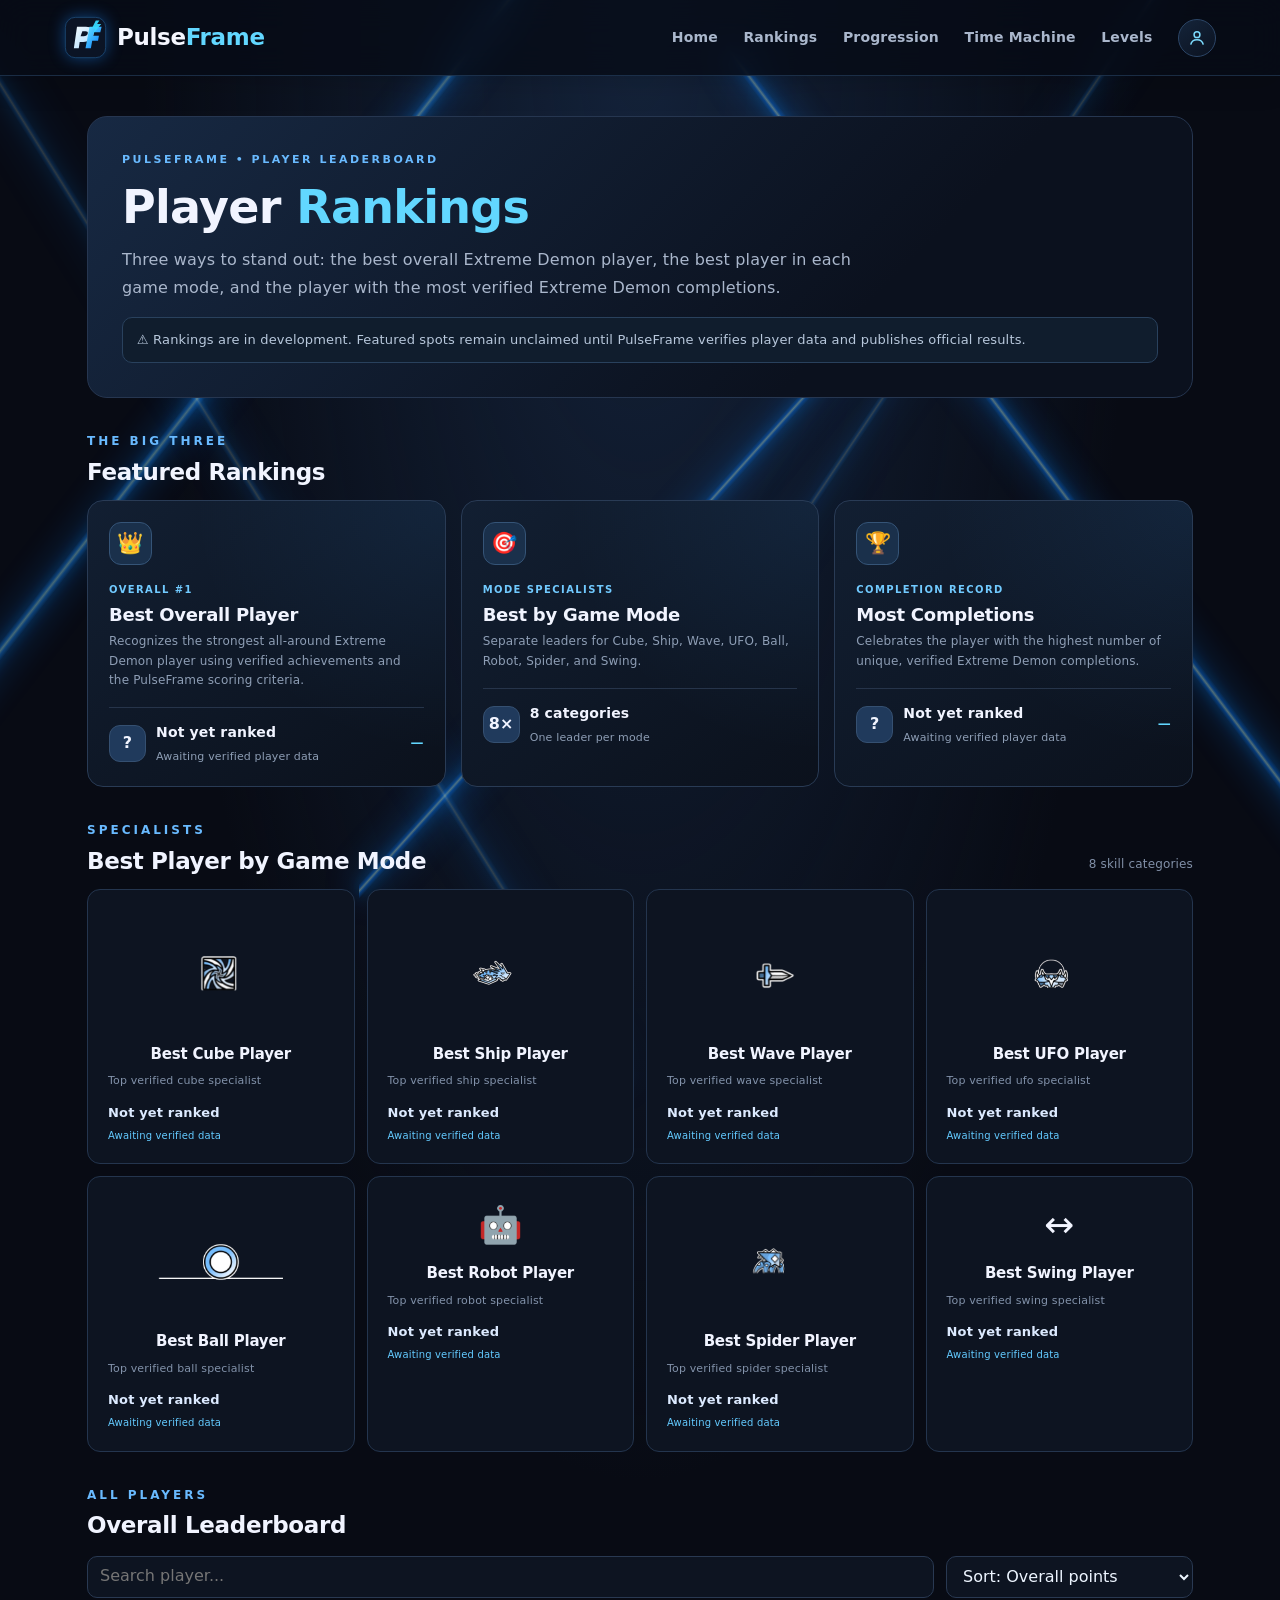
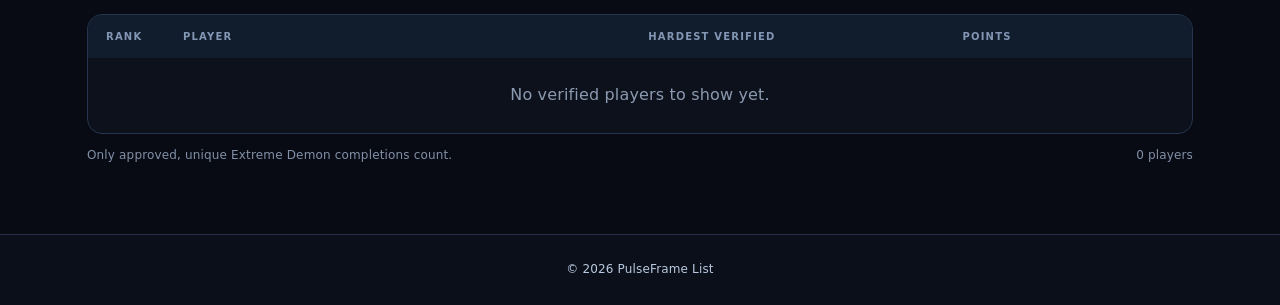
<file: main/rankings.html>
<!DOCTYPE html>
<html lang="en">
<head>
<meta charset="UTF-8">
<meta name="viewport" content="width=device-width, initial-scale=1.0">
<meta name="description" content="PulseFrame Extreme Demon player rankings: overall, best by game mode, and most completions.">
<title>Player Rankings | PulseFrame</title>
<link rel="stylesheet" href="../css/style.css">
<style>
.rankings-wrap{max-width:1150px;margin:40px auto 70px;padding:0 22px}
.rankings-hero{padding:34px;border:1px solid #263650;border-radius:20px;background:linear-gradient(135deg,#172943,#0b111e 70%);margin-bottom:25px}
.eyebrow{font-size:11px;letter-spacing:2.5px;font-weight:800;color:#69baff}
.rankings-hero h1{font-size:clamp(30px,5vw,46px);margin:12px 0}.rankings-hero h1 span{color:#62d7ff}
.rankings-hero p{color:#aab7cc;line-height:1.7;max-width:760px}
.rankings-note{margin-top:16px;padding:12px 14px;border-radius:10px;background:#101d2d;border:1px solid #29415d;color:#b8c8dc;font-size:13px}
.rank-section{margin-top:30px}.rank-section-heading{display:flex;justify-content:space-between;align-items:end;gap:12px;margin-bottom:14px}.rank-section-heading h2{font-size:23px;margin-top:6px}.rank-section-heading p{font-size:12px;color:#8190a8}
.feature-grid{display:grid;grid-template-columns:repeat(3,minmax(0,1fr));gap:15px}
.feature-card{position:relative;overflow:hidden;padding:21px;border-radius:16px;border:1px solid #293b55;background:linear-gradient(145deg,#121f32,#0b111c);min-height:215px}
.feature-card:before{content:"";position:absolute;inset:0;background:radial-gradient(circle at 100% 0%,#3e9dff18,transparent 55%);pointer-events:none}
.feature-card>*{position:relative}.feature-icon{width:43px;height:43px;display:grid;place-items:center;border-radius:12px;background:#1a304b;border:1px solid #355477;font-size:21px;margin-bottom:17px}
.feature-label{color:#71caff;text-transform:uppercase;letter-spacing:1.4px;font-size:10px;font-weight:800}
.feature-card h3{font-size:18px;margin:7px 0}.feature-card p{font-size:12px;color:#8e9eb5;line-height:1.6}
.feature-player{display:flex;align-items:center;gap:10px;margin-top:17px;padding-top:14px;border-top:1px solid #26344a}
.feature-avatar{width:37px;height:37px;border-radius:11px;display:grid;place-items:center;background:#203a5c;border:1px solid #355071;font-weight:900}
.feature-player strong{display:block;font-size:14px}.feature-player small{display:block;color:#8e9eb5;margin-top:4px;font-size:11px}
.feature-value{margin-left:auto;color:#62d7ff;font-weight:900;text-align:right;font-size:13px}
.mode-grid{display:grid;grid-template-columns:repeat(4,minmax(0,1fr));gap:12px}
.mode-card{padding:20px;border-radius:13px;border:1px solid #24354e;background:#0d1421}
.mode-top{display:flex;flex-direction:column;align-items:center;justify-content:flex-start;text-align:center;gap:12px;min-height:0;min-width:0}.mode-icon{font-size:36px}.mode-icon-img{width:clamp(88px, 11vw, 124px);height:clamp(88px, 11vw, 124px);max-width:100%;object-fit:contain;image-rendering:auto;flex:0 1 auto;display:block}.mode-card{min-width:0;overflow:hidden}.mode-card h3{font-size:15px;overflow-wrap:anywhere}.mode-card p{font-size:11px;color:#8292aa;margin-top:9px}.mode-winner{font-weight:800;color:#dceaff;font-size:13px;margin-top:12px;overflow-wrap:anywhere}.mode-status{font-size:10px;color:#63caff;margin-top:5px}
.rank-table{border:1px solid #263650;border-radius:15px;overflow:hidden;background:#0c111c}
.rank-table-head,.rank-row{display:grid;grid-template-columns:65px minmax(150px,1.5fr) minmax(130px,1fr) minmax(90px,.7fr);gap:12px;align-items:center;padding:14px 18px}
.rank-table-head{background:#111c2c;color:#8396b3;text-transform:uppercase;letter-spacing:1.2px;font-size:10px;font-weight:800}
.rank-row{border-top:1px solid #1b2638;min-height:70px}.rank-number{font-size:17px;font-weight:900;color:#8291a8}
.rank-row:nth-child(2) .rank-number{color:#ffd75e}.rank-row:nth-child(3) .rank-number{color:#d7e0ed}.rank-row:nth-child(4) .rank-number{color:#d79a70}
.rank-player{display:flex;align-items:center;gap:10px;min-width:0}.rank-avatar{width:38px;height:38px;border-radius:11px;display:grid;place-items:center;background:linear-gradient(145deg,#203a5c,#101b2b);border:1px solid #355071;flex-shrink:0}.rank-player strong{display:block;overflow-wrap:anywhere}.rank-player small{display:block;color:#8190a8;margin-top:4px;font-size:11px}
.rank-points{font-weight:800;color:#62d7ff}.rank-hardest{color:#d5deed;font-size:12px}
.rank-controls{display:flex;gap:12px;flex-wrap:wrap;margin:16px 0}.rank-controls input,.rank-controls select{min-height:42px;background:#0d1421;color:#edf5ff;border:1px solid #293952;border-radius:10px;padding:0 12px;font:inherit}.rank-controls input{flex:1;min-width:180px}.empty-state{padding:25px;text-align:center;color:#8c9ab0}.rank-footer{display:flex;justify-content:space-between;gap:12px;flex-wrap:wrap;color:#8291a8;font-size:12px;margin-top:12px}
@media(max-width:800px){.feature-grid{grid-template-columns:1fr}.mode-grid{grid-template-columns:repeat(2,minmax(0,1fr))}}
@media(max-width:520px){.rankings-wrap{margin-top:22px;padding:0 12px}.rankings-hero{padding:23px 18px}.mode-grid{grid-template-columns:1fr 1fr}.rank-table-head,.rank-row{grid-template-columns:36px minmax(100px,1fr) 75px;gap:7px;padding:12px 8px}.rank-table-head span:nth-child(3),.rank-row .rank-hardest{display:none}.rank-points{text-align:right}.rank-table-head span:last-child{text-align:right}.rank-player{gap:7px}.rank-avatar{width:32px;height:32px}}
</style>

<style>
.pf-quick-menu{position:absolute;right:18px;top:calc(100% + 8px);z-index:1000;width:min(290px,calc(100vw - 28px));padding:8px;background:#0c1424;border:1px solid #263b5a;border-radius:14px;box-shadow:0 18px 48px #0009}
.pf-quick-menu[hidden]{display:none!important}.pf-quick-menu a{display:flex;align-items:center;gap:12px;padding:12px;border-radius:9px;color:#eaf4ff;text-decoration:none}.pf-quick-menu a:hover{background:#172743}.pf-quick-menu a>span:first-child{width:25px;text-align:center;font-size:18px}.pf-quick-menu strong,.pf-quick-menu small{display:block}.pf-quick-menu strong{font-size:13px}.pf-quick-menu small{margin-top:3px;color:#8fa7c5;font-size:11px}.site-header{position:relative}
</style>
</head>
<body>
<header class="site-header">
<a href="../index.html" class="brand"><img class="brand-mark" src="../assets/pulseframe-mark.svg" alt=""><div class="logo">Pulse<span>Frame</span></div></a>
<nav><a href="../index.html">Home</a><a href="rankings.html" aria-current="page">Rankings</a><a href="progression.html">Progression</a>
        <a href="../time-machine.html">Time Machine</a><a href="levels.html">Levels</a><a href="profile.html" class="profile-nav-icon" aria-label="Profile" title="Profile"><svg aria-hidden="true" viewBox="0 0 24 24" width="20" height="20" fill="none" stroke="currentColor" stroke-width="1.8"><circle cx="12" cy="8" r="3.5"></circle><path d="M4.5 20c.7-4 3.2-6 7.5-6s6.8 2 7.5 6"></path></svg></a></nav>
<button class="menu-button" aria-label="Open menu">☰</button>

<div class="pf-quick-menu" id="pf-quick-menu" hidden>
  <a href="profile.html"><span>◉</span><span><strong>Profile</strong><small>View your profile</small></span></a>
  <a href="profile.html#settings"><span>⚙</span><span><strong>Settings</strong><small>Profile and preferences</small></span></a>
  <a href="levels.html#randomizer-wheel"><span>🎡</span><span><strong>Randomizer Wheel</strong><small>Pick levels at random</small></span></a>
  <a href="time-machine.html"><span>⏳</span><span><strong>Time Machine</strong><small>Explore previous rankings</small></span></a>
</div>
</header>
<main class="rankings-wrap">
<section class="rankings-hero">
<div class="eyebrow">PULSEFRAME • PLAYER LEADERBOARD</div>
<h1>Player <span>Rankings</span></h1>
<p>Three ways to stand out: the best overall Extreme Demon player, the best player in each game mode, and the player with the most verified Extreme Demon completions.</p>
<div class="rankings-note">⚠️ Rankings are in development. Featured spots remain unclaimed until PulseFrame verifies player data and publishes official results.</div>
</section>
<section class="rank-section">
<div class="rank-section-heading"><div><span class="section-label">THE BIG THREE</span><h2>Featured Rankings</h2></div></div>
<div class="feature-grid">
<article class="feature-card"><div class="feature-icon">👑</div><div class="feature-label">Overall #1</div><h3>Best Overall Player</h3><p>Recognizes the strongest all-around Extreme Demon player using verified achievements and the PulseFrame scoring criteria.</p><div class="feature-player"><div class="feature-avatar">?</div><div><strong>Not yet ranked</strong><small>Awaiting verified player data</small></div><div class="feature-value">—</div></div></article>
<article class="feature-card"><div class="feature-icon">🎯</div><div class="feature-label">Mode Specialists</div><h3>Best by Game Mode</h3><p>Separate leaders for Cube, Ship, Wave, UFO, Ball, Robot, Spider, and Swing.</p><div class="feature-player"><div class="feature-avatar">8×</div><div><strong>8 categories</strong><small>One leader per mode</small></div></div></article>
<article class="feature-card"><div class="feature-icon">🏆</div><div class="feature-label">Completion Record</div><h3>Most Completions</h3><p>Celebrates the player with the highest number of unique, verified Extreme Demon completions.</p><div class="feature-player"><div class="feature-avatar">?</div><div><strong>Not yet ranked</strong><small>Awaiting verified player data</small></div><div class="feature-value">—</div></div></article>
</div>
</section>
<section class="rank-section">
<div class="rank-section-heading"><div><span class="section-label">SPECIALISTS</span><h2>Best Player by Game Mode</h2></div><p>8 skill categories</p></div>
<div class="mode-grid" id="modeGrid"></div>
</section>
<section class="rank-section">
<div class="rank-section-heading"><div><span class="section-label">ALL PLAYERS</span><h2>Overall Leaderboard</h2></div></div>
<div class="rank-controls"><input id="playerSearch" type="search" placeholder="Search player..." aria-label="Search players"><select id="rankSort" aria-label="Sort rankings"><option value="points">Sort: Overall points</option><option value="hardest">Sort: Hardest completion</option><option value="completions">Sort: Most completions</option><option value="name">Sort: Player name</option></select></div>
<section class="rank-table" aria-label="Player leaderboard"><div class="rank-table-head"><span>Rank</span><span>Player</span><span>Hardest verified</span><span>Points</span></div><div id="rankRows"><div class="empty-state">No verified player entries yet. Submit an Extreme Demon completion to get started.</div></div></section>
<div class="rank-footer"><span>Only approved, unique Extreme Demon completions count.</span><span id="playerCount">0 players</span></div>
</section>
</main>
<footer><p>© 2026 PulseFrame List</p></footer>
<script src="../js/script.js"></script>
<script>
/* Add only verified, approved data here. Mode values: Cube, Ship, Wave, UFO, Ball, Robot, Spider, Swing. */
const pulseFramePlayers = [];
const modes = [
 {name:'Cube',image:'../assest/cube.PNG'},{name:'Ship',image:'../assest/ship.PNG'},{name:'Wave',image:'../assest/wave.PNG'},{name:'UFO',image:'../assest/ufo.PNG'},
 {name:'Ball',image:'../assest/ball.PNG'},{name:'Robot',icon:'🤖'},{name:'Spider',image:'../assest/spider.PNG'},{name:'Swing',icon:'↔️'}
];
const modeGrid=document.getElementById('modeGrid');
modeGrid.innerHTML=modes.map(m=>'<article class="mode-card"><div class="mode-top">'+(m.image?'<img class="mode-icon-img" src="'+m.image+'" alt="'+m.name+' icon">':'<span class="mode-icon">'+m.icon+'</span>')+'<h3>Best '+m.name+' Player</h3></div><p>Top verified '+m.name.toLowerCase()+' specialist</p><div class="mode-winner">Not yet ranked</div><div class="mode-status">Awaiting verified data</div></article>').join('');
const rows=document.getElementById('rankRows'),search=document.getElementById('playerSearch'),sort=document.getElementById('rankSort'),count=document.getElementById('playerCount');
function renderPlayers(){
 const query=search.value.trim().toLowerCase();
 const players=pulseFramePlayers.filter(p=>p.name.toLowerCase().includes(query));
 players.sort((a,b)=>{
  if(sort.value==='name')return a.name.localeCompare(b.name);
  if(sort.value==='hardest')return (a.hardestRank??Infinity)-(b.hardestRank??Infinity);
  if(sort.value==='completions')return b.completions-a.completions;
  return b.points-a.points;
 });
 count.textContent=players.length+(players.length===1?' player':' players');
 if(!players.length){rows.innerHTML='<div class="empty-state">No verified players to show yet.</div>';return;}
 rows.innerHTML=players.map((p,i)=>'<div class="rank-row"><span class="rank-number">#'+(i+1)+'</span><div class="rank-player"><div class="rank-avatar" aria-hidden="true">◆</div><div><strong>'+escapeHTML(p.name)+'</strong><small>'+Number(p.completions||0)+' verified completions</small></div></div><span class="rank-hardest">'+escapeHTML(p.hardest||'Not listed')+'</span><span class="rank-points">'+Number(p.points||0).toLocaleString()+' pts</span></div>').join('');
}
function escapeHTML(value){return String(value).replace(/[&<>"']/g,c=>({'&':'&amp;','<':'&lt;','>':'&gt;','"':'&quot;',"'":'&#39;'}[c]));}
search.addEventListener('input',renderPlayers);sort.addEventListener('change',renderPlayers);renderPlayers();
</script>

<script>
(()=>{const b=document.querySelector('.site-header .menu-button');const m=document.getElementById('pf-quick-menu');if(!b||!m)return;b.setAttribute('aria-controls','pf-quick-menu');b.setAttribute('aria-expanded','false');b.addEventListener('click',e=>{e.stopPropagation();m.hidden=!m.hidden;b.setAttribute('aria-expanded',String(!m.hidden));});m.addEventListener('click',e=>{if(e.target.closest('a')){m.hidden=true;b.setAttribute('aria-expanded','false');}});document.addEventListener('click',e=>{if(!m.contains(e.target)&&e.target!==b){m.hidden=true;b.setAttribute('aria-expanded','false');}});document.addEventListener('keydown',e=>{if(e.key==='Escape'){m.hidden=true;b.setAttribute('aria-expanded','false');}});})();
</script>
</body>
</html>
</file>
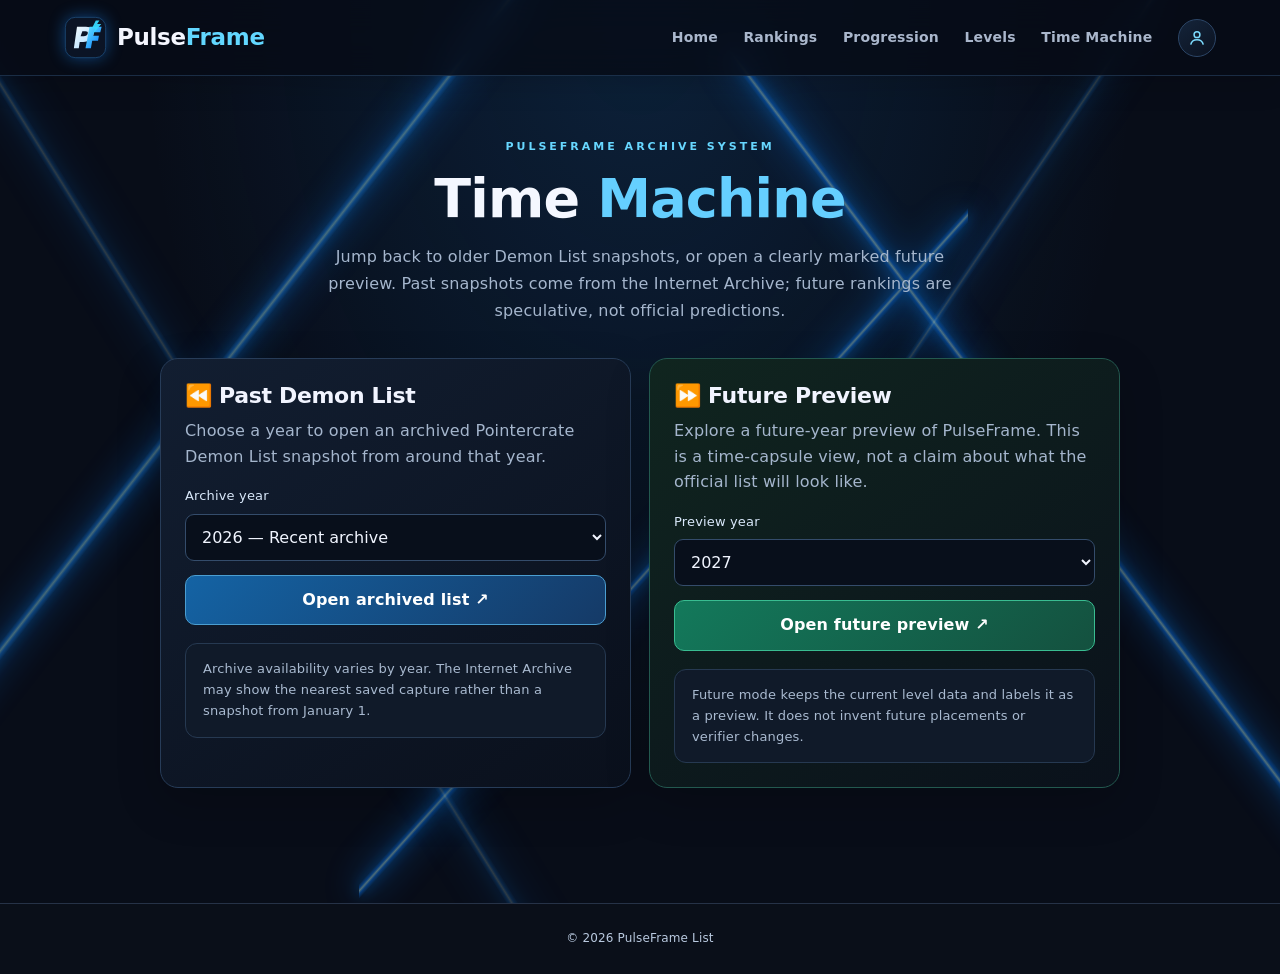
<file: main/time-machine.html>
<!DOCTYPE html>
<html lang="en">
<head>
<meta charset="UTF-8">
<meta name="viewport" content="width=device-width, initial-scale=1.0">
<title>Time Machine - PulseFrame</title>
<link rel="stylesheet" href="../css/style.css">
<style>
body{background:radial-gradient(ellipse at 50% 0%,rgba(24,104,180,.22),transparent 55%),#080d18}
.tm-wrap{max-width:1000px;margin:0 auto;padding:38px 20px 70px}
.tm-hero{text-align:center;padding:24px 10px 34px}
.tm-kicker{color:#67d7ff;font-size:11px;font-weight:800;letter-spacing:3px}
.tm-hero h1{font-size:clamp(32px,5vw,54px);margin:12px 0;color:#f4f7ff}
.tm-hero h1 span{color:#65cfff}
.tm-hero p{max-width:650px;margin:0 auto;color:#a5b6cd;line-height:1.7}
.tm-grid{display:grid;grid-template-columns:repeat(2,minmax(0,1fr));gap:18px}
.tm-card{background:linear-gradient(145deg,#121e31,#0a101c);border:1px solid #273c58;border-radius:18px;padding:24px;box-shadow:0 16px 45px #0003}
.tm-card h2{font-size:22px;margin-bottom:9px}
.tm-card p{color:#a5b6cd;line-height:1.6;margin-bottom:17px}
.tm-card label{display:block;color:#d9e8fa;font-size:13px;margin-bottom:7px}
.tm-card select{width:100%;background:#080f1b;color:#f1f5ff;border:1px solid #344c6b;border-radius:9px;padding:12px;margin-bottom:14px;font:inherit}
.tm-button{display:inline-flex;justify-content:center;align-items:center;width:100%;padding:12px 16px;border-radius:10px;border:1px solid #4b9ed1;background:linear-gradient(135deg,#1463a4,#153a67);color:#fff;text-decoration:none;font-weight:800;cursor:pointer}
.tm-button:hover{filter:brightness(1.15)}
.tm-note{margin-top:18px;padding:15px 17px;border-radius:12px;background:#101a29;border:1px solid #263951;color:#a9bad0;line-height:1.6;font-size:13px}
.tm-future{border-color:#23594f;background:linear-gradient(145deg,#10251f,#0a111b)}
.tm-future .tm-button{background:linear-gradient(135deg,#13795b,#14513f);border-color:#39bd91}
@media(max-width:680px){.tm-grid{grid-template-columns:1fr}.tm-wrap{padding-top:20px}.tm-card{padding:20px}}
</style>

<style>
.pf-quick-menu{position:absolute;right:18px;top:calc(100% + 8px);z-index:1000;width:min(290px,calc(100vw - 28px));padding:8px;background:#0c1424;border:1px solid #263b5a;border-radius:14px;box-shadow:0 18px 48px #0009}
.pf-quick-menu[hidden]{display:none!important}.pf-quick-menu a{display:flex;align-items:center;gap:12px;padding:12px;border-radius:9px;color:#eaf4ff;text-decoration:none}.pf-quick-menu a:hover{background:#172743}.pf-quick-menu a>span:first-child{width:25px;text-align:center;font-size:18px}.pf-quick-menu strong,.pf-quick-menu small{display:block}.pf-quick-menu strong{font-size:13px}.pf-quick-menu small{margin-top:3px;color:#8fa7c5;font-size:11px}.site-header{position:relative}
</style>
</head>
<body>
<header class="site-header">
<a href="../index.html" class="brand"><img class="brand-mark" src="../assets/pulseframe-mark.svg" alt=""><div class="logo">Pulse<span>Frame</span></div></a>
<nav>
<a href="../index.html">Home</a><a href="rankings.html">Rankings</a><a href="progression.html">Progression</a><a href="levels.html">Levels</a><a href="time-machine.html" aria-current="page">Time Machine</a><a href="profile.html" class="profile-nav-icon" aria-label="Profile" title="Profile"><svg aria-hidden="true" viewBox="0 0 24 24" width="20" height="20" fill="none" stroke="currentColor" stroke-width="1.8"><circle cx="12" cy="8" r="3.5"></circle><path d="M4.5 20c.7-4 3.2-6 7.5-6s6.8 2 7.5 6"></path></svg></a>
</nav><button class="menu-button" aria-label="Open menu">☰</button>

<div class="pf-quick-menu" id="pf-quick-menu" hidden>
  <a href="profile.html"><span>◉</span><span><strong>Profile</strong><small>View your profile</small></span></a>
  <a href="profile.html#settings"><span>⚙</span><span><strong>Settings</strong><small>Profile and preferences</small></span></a>
  <a href="levels.html#randomizer-wheel"><span>🎡</span><span><strong>Randomizer Wheel</strong><small>Pick levels at random</small></span></a>
  <a href="time-machine.html"><span>⏳</span><span><strong>Time Machine</strong><small>Explore previous rankings</small></span></a>
</div>
</header>
<main class="tm-wrap">
<section class="tm-hero"><div class="tm-kicker">PULSEFRAME ARCHIVE SYSTEM</div><h1>Time <span>Machine</span></h1><p>Jump back to older Demon List snapshots, or open a clearly marked future preview. Past snapshots come from the Internet Archive; future rankings are speculative, not official predictions.</p></section>
<section class="tm-grid">
<article class="tm-card">
<h2>⏪ Past Demon List</h2>
<p>Choose a year to open an archived Pointercrate Demon List snapshot from around that year.</p>
<label for="past-year">Archive year</label>
<select id="past-year">
<option value="2017">2017 — Early Demon List era</option><option value="2018">2018</option><option value="2019">2019</option><option value="2020">2020</option><option value="2021">2021</option><option value="2022">2022</option><option value="2023">2023</option><option value="2024">2024</option><option value="2025">2025</option><option value="2026" selected>2026 — Recent archive</option>
</select>
<a class="tm-button" id="past-open" href="https://web.archive.org/web/20260101000000/https://pointercrate.com/demonlist/" target="_blank" rel="noopener noreferrer">Open archived list ↗</a>
<div class="tm-note">Archive availability varies by year. The Internet Archive may show the nearest saved capture rather than a snapshot from January 1.</div>
</article>
<article class="tm-card tm-future">
<h2>⏩ Future Preview</h2>
<p>Explore a future-year preview of PulseFrame. This is a time-capsule view, not a claim about what the official list will look like.</p>
<label for="future-year">Preview year</label>
<select id="future-year"><option value="2027">2027</option><option value="2028">2028</option><option value="2029">2029</option><option value="2030">2030</option><option value="2035">2035</option><option value="2040">2040</option></select>
<a class="tm-button" id="future-open" href="levels.html?era=future&year=2027">Open future preview ↗</a>
<div class="tm-note">Future mode keeps the current level data and labels it as a preview. It does not invent future placements or verifier changes.</div>
</article>
</section>
</main>
<footer><p>© 2026 PulseFrame List</p></footer>
<script>
const pastYear=document.getElementById("past-year");
const pastOpen=document.getElementById("past-open");
function updatePast(){const year=pastYear.value;pastOpen.href="https://web.archive.org/web/"+year+"0101000000/https://pointercrate.com/demonlist/";pastOpen.textContent="Open "+year+" archive ↗";}
pastYear.addEventListener("change",updatePast);
const futureYear=document.getElementById("future-year");
const futureOpen=document.getElementById("future-open");
function updateFuture(){futureOpen.href="levels.html?era=future&year="+futureYear.value;futureOpen.textContent="Open "+futureYear.value+" preview ↗";}
futureYear.addEventListener("change",updateFuture);
</script>

<script>
(()=>{const b=document.querySelector('.site-header .menu-button');const m=document.getElementById('pf-quick-menu');if(!b||!m)return;b.setAttribute('aria-controls','pf-quick-menu');b.setAttribute('aria-expanded','false');b.addEventListener('click',e=>{e.stopPropagation();m.hidden=!m.hidden;b.setAttribute('aria-expanded',String(!m.hidden));});m.addEventListener('click',e=>{if(e.target.closest('a')){m.hidden=true;b.setAttribute('aria-expanded','false');}});document.addEventListener('click',e=>{if(!m.contains(e.target)&&e.target!==b){m.hidden=true;b.setAttribute('aria-expanded','false');}});document.addEventListener('keydown',e=>{if(e.key==='Escape'){m.hidden=true;b.setAttribute('aria-expanded','false');}});})();
</script>
</body>
</html>
</file>
<file: css/style.css>
* {
    box-sizing: border-box;
    margin: 0;
    padding: 0;
}

body {
    font-family: Arial, Helvetica, sans-serif;
    background: #080a10;
    color: #f1f4ff;
    min-height: 100vh;
}

/* =========================
   HEADER
========================= */

header {
    background: #0d1019;
    border-bottom: 1px solid #202637;
    padding: 18px 7%;
    display: flex;
    justify-content: space-between;
    align-items: center;
    position: sticky;
    top: 0;
    z-index: 100;
}

.logo {
    font-size: 25px;
    font-weight: 800;
    letter-spacing: 0.5px;
}

.logo span {
    color: #5ecbff;
}

nav {
    display: flex;
    gap: 28px;
}

nav a {
    color: #aeb6c9;
    text-decoration: none;
    font-size: 14px;
    font-weight: 600;
    transition: color 0.2s ease;
}

nav a:hover {
    color: #5ecbff;
}

/* =========================
   HERO
========================= */

.hero {
    max-width: 1200px;
    margin: 55px auto 35px;
    padding: 0 25px;
}

.hero h1 {
    font-size: 42px;
    line-height: 1.15;
    margin-bottom: 12px;
}

.hero h1 span {
    color: #5ecbff;
}

.hero p {
    color: #929bad;
    max-width: 680px;
    line-height: 1.7;
    font-size: 15px;
}

/* =========================
   MAIN
========================= */

.container {
    max-width: 1200px;
    margin: auto;
    padding: 0 25px 60px;
}

.grid {
    display: grid;
    grid-template-columns: 2fr 1fr;
    gap: 20px;
}

.card {
    background: #10141e;
    border: 1px solid #222a3b;
    border-radius: 14px;
    padding: 22px;
    transition: border-color 0.2s ease, transform 0.2s ease;
}

.card:hover {
    border-color: #30415b;
    transform: translateY(-2px);
}

.card h2 {
    font-size: 19px;
    margin-bottom: 18px;
}

.subtitle {
    color: #7f899d;
    font-size: 13px;
    margin-top: -10px;
    margin-bottom: 18px;
}

/* =========================
   PAGE LINKS / BUTTONS
========================= */

.card > a {
    display: inline-block;
    margin-top: 10px;
    color: #5ecbff;
    text-decoration: none;
    font-size: 13px;
    font-weight: 700;
    transition: color 0.2s ease, transform 0.2s ease;
}

.card > a:hover {
    color: #ffffff;
    transform: translateX(3px);
}

/* =========================
   PLAYER RANKINGS
========================= */

.player {
    display: flex;
    align-items: center;
    gap: 15px;
    padding: 14px 10px;
    border-bottom: 1px solid #1e2533;
}

.player:last-of-type {
    border-bottom: none;
}

.placement {
    width: 35px;
    font-weight: 800;
    color: #7e899e;
}

.player:nth-child(2) .placement {
    color: #ffd75e;
}

.player:nth-child(3) .placement {
    color: #cbd2dd;
}

.player:nth-child(4) .placement {
    color: #cd8d5c;
}

.avatar {
    width: 42px;
    height: 42px;
    border-radius: 10px;
    background: #1c2637;
    display: flex;
    align-items: center;
    justify-content: center;
    font-size: 20px;
}

.player-info {
    flex: 1;
}

.player-name {
    font-weight: 700;
}

.player-rank {
    color: #788398;
    font-size: 12px;
    margin-top: 3px;
}

.rating {
    font-weight: 800;
    color: #5ecbff;
}

/* =========================
   SKILL SETS
========================= */

.skill {
    display: flex;
    align-items: center;
    justify-content: space-between;
    background: #0c1018;
    border: 1px solid #1c2433;
    padding: 13px;
    border-radius: 9px;
    margin-bottom: 9px;
    transition: border-color 0.2s ease, background 0.2s ease;
}

.skill:hover {
    background: #101824;
    border-color: #30415b;
}

.skill-left {
    display: flex;
    align-items: center;
    gap: 10px;
}

.skill-icon {
    font-size: 20px;
    width: 28px;
    text-align: center;
}

.skill-name {
    font-weight: 700;
}

.skill-rank {
    font-size: 12px;
    color: #8994a8;
    margin-top: 2px;
}

.skill-position {
    font-weight: 800;
    color: #5ecbff;
}

/* =========================
   PROGRESSION
========================= */

.progress-tier {
    display: flex;
    align-items: center;
    gap: 15px;
    padding: 14px;
    margin-bottom: 9px;
    border-radius: 9px;
    background: #0c1018;
    border: 1px solid #1c2433;
}

.tier-number {
    width: 30px;
    height: 30px;
    border-radius: 50%;
    background: #182030;
    display: flex;
    justify-content: center;
    align-items: center;
    font-weight: 800;
}

.tier-info {
    flex: 1;
}

.tier-name {
    font-weight: 700;
}

.tier-description {
    font-size: 12px;
    color: #7f899d;
    margin-top: 3px;
}

.tier-status {
    font-size: 12px;
    font-weight: 700;
}

.completed {
    color: #62dc91;
}

.current {
    color: #5ecbff;
}

/* =========================
   RECOMMENDATIONS
========================= */

.recommendation {
    display: flex;
    justify-content: space-between;
    align-items: center;
    padding: 15px;
    margin-bottom: 10px;
    border-radius: 9px;
    background: #0c1018;
    border: 1px solid #1c2433;
}

.level-name {
    font-weight: 700;
}

.level-info {
    color: #7f899d;
    font-size: 12px;
    margin-top: 4px;
}

.difficulty {
    padding: 5px 9px;
    border-radius: 6px;
    background: #172232;
    color: #5ecbff;
    font-size: 11px;
    font-weight: 700;
}

/* =========================
   FOOTER
========================= */

footer {
    border-top: 1px solid #202637;
    background: #0b0e15;
    text-align: center;
    padding: 25px;
    color: #657087;
    font-size: 12px;
}

/* =========================
   MOBILE
========================= */

@media (max-width: 800px) {

    header {
        flex-direction: column;
        gap: 15px;
    }

    nav {
        gap: 15px;
        flex-wrap: wrap;
        justify-content: center;
    }

    .grid {
        grid-template-columns: 1fr;
    }

    .hero h1 {
        font-size: 32px;
    }

    .hero {
        margin-top: 35px;
    }
}

@media (max-width: 500px) {

    .hero h1 {
        font-size: 28px;
    }

    .hero p {
        font-size: 14px;
    }

    .card {
        padding: 17px;
    }

    .rating {
        font-size: 13px;
    }
}
/* =========================
   PULSEFRAME LEVEL ARTWORK
========================= */

.pf-level-row::before {
    content: "";
    position: absolute;
    inset: 0;

    background-image: var(--level-bg);
    background-size: cover;
    background-position: center;

    opacity: 0.35;
    filter: saturate(0.9) contrast(1.05);

    z-index: 0;

    pointer-events: none;

    transition: opacity 0.35s ease, transform 0.5s ease;
}

.pf-level-row::after {
    content: "";
    position: absolute;
    inset: 0;

    background:
        linear-gradient(
            90deg,
            rgba(8, 12, 22, 0.88) 0%,
            rgba(8, 12, 22, 0.65) 45%,
            rgba(8, 12, 22, 0.45) 100%
        );

    z-index: 1;

    pointer-events: none;
}
/* =========================
   LEVEL VIDEO THUMBNAIL
========================= */

.level-video {
    position: relative;
    width: 150px;
    height: 84px;
    flex-shrink: 0;
    display: block;
    overflow: hidden;
    border-radius: 8px;
    border: 1px solid #26344b;
    background: #080a10;
}

.level-video img {
    width: 100%;
    height: 100%;
    object-fit: cover;
    display: block;
}
.level-video + .extreme-badge {
    margin-left: 20px;
    flex-shrink: 0;
}
.level-video {
    position: relative;
    width: 120px;
    height: 68px;
    flex-shrink: 0;
    display: block;
    overflow: hidden;
    border-radius: 8px;
    border: 1px solid #26344b;
    background: #080a10;
    margin-left: 20px;
}

.level-video:hover {
    border-color: #5ecbff;
}

.level-video:hover .video-play {
    background: rgba(0, 0, 0, 0.30);
}

/* =========================================
   PULSEFRAME HOMEPAGE REDESIGN
   Append below the existing CSS
========================================= */

html {
    background: #080b14;
    color-scheme: dark;
}

body {
    background:
        radial-gradient(ellipse at 50% 0%, #14233b 0%, transparent 55%),
        #080b14;
    color: #f1f4ff;
    overflow-x: hidden;
}

a {
    color: inherit;
}

/* HEADER */

.site-header {
    min-height: 76px;
    padding: 14px 5%;
    display: flex;
    flex-direction: row;
    justify-content: space-between;
    align-items: center;
    gap: 20px;
    background: rgba(11, 16, 29, 0.94);
    border-bottom: 1px solid #263650;
    backdrop-filter: blur(16px);
}

.brand {
    display: flex;
    align-items: center;
    gap: 11px;
    text-decoration: none;
    flex-shrink: 0;
}

.brand-icon {
    width: 43px;
    height: 43px;
    display: grid;
    place-items: center;
    border-radius: 13px;
    background: linear-gradient(145deg, #438cff, #1760d7);
    box-shadow: 0 0 22px #287aff35;
    font-size: 23px;
}

.site-header .logo {
    font-size: 23px;
    color: #f5f7ff;
    white-space: nowrap;
}

.site-header .logo span {
    color: #62d7ff;
}

.site-header nav {
    display: flex;
    flex-direction: row;
    align-items: center;
    justify-content: flex-end;
    gap: clamp(10px, 2vw, 26px);
}

.site-header nav a {
    color: #aab7cc;
    text-decoration: none;
    font-size: 14px;
    font-weight: 700;
    white-space: nowrap;
}

.site-header nav a:hover {
    color: #65d8ff;
}

.menu-button {
    display: none;
    background: #1a263a;
    border: 1px solid #34445e;
    border-radius: 10px;
    color: white;
    font-size: 23px;
    padding: 7px 12px;
}

/* HERO */

.pf-hero {
    position: relative;
    isolation: isolate;
    max-width: 1050px;
    margin: 36px auto 24px;
    padding: 48px 28px 32px;
    text-align: center;
    overflow: hidden;
    border: 1px solid #263650;
    border-radius: 22px;
    background: linear-gradient(
        145deg,
        rgba(22, 34, 55, 0.94),
        rgba(9, 14, 25, 0.94)
    );
    box-shadow: 0 18px 60px #00000030;
}

.hero-label,
.section-label {
    color: #69baff;
    font-size: 12px;
    font-weight: 800;
    letter-spacing: 3px;
}

.pf-hero h1 {
    margin: 17px 0;
    font-size: clamp(32px, 5vw, 53px);
    line-height: 1.13;
    letter-spacing: -1.5px;
}

.pf-hero h1 span {
    display: block;
    color: #67cfff;
    text-shadow: 0 0 26px #26aaff30;
}

.pf-hero > p {
    max-width: 660px;
    margin: 0 auto;
    color: #a9b5ca;
    font-size: 16px;
    line-height: 1.7;
}

/* ANIMATED NEON WAVE — preserved */

.neon-wave {
    position: relative;
    width: min(440px, 90%);
    height: 4px;
    margin: 30px auto;
    border-radius: 100%;
    background: linear-gradient(
        90deg,
        transparent,
        #087cff,
        #66f3ff,
        #287dff,
        transparent
    );
    background-size: 200% 100%;
    box-shadow:
        0 0 8px #21baff,
        0 0 22px #167bff80;
    animation: pf-neon-wave 3s linear infinite;
}

.neon-wave::after {
    content: "";
    position: absolute;
    inset: -7px 0;
    border-radius: 50%;
    background: inherit;
    filter: blur(10px);
    opacity: 0.65;
}

@keyframes pf-neon-wave {
    0% {
        background-position: 200% 0;
        transform: scaleX(0.88);
    }
    50% {
        transform: scaleX(1);
    }
    100% {
        background-position: 0 0;
        transform: scaleX(0.88);
    }
}

/* STATS */

.stats {
    display: grid;
    grid-template-columns: repeat(3, minmax(0, 1fr));
    max-width: 700px;
    margin: 28px auto;
}

.stat {
    display: flex;
    flex-direction: column;
    align-items: center;
    gap: 5px;
    padding: 8px 12px;
    border-right: 1px solid #29364b;
}

.stat:last-child {
    border-right: 0;
}

.stat-icon {
    color: #68baff;
    font-size: 22px;
}

.stat strong {
    font-size: clamp(22px, 4vw, 32px);
    color: #f5f8ff;
}

.stat > span {
    color: #8391a9;
    font-size: 10px;
    font-weight: 700;
    letter-spacing: 1.5px;
}

/* BUTTONS */

.hero-actions {
    display: flex;
    justify-content: center;
    flex-wrap: wrap;
    gap: 12px;
    margin-top: 28px;
}

.primary-button,
.secondary-button,
.profile-button {
    min-height: 52px;
    display: inline-flex;
    align-items: center;
    justify-content: center;
    gap: 15px;
    padding: 14px 23px;
    border-radius: 11px;
    text-decoration: none;
    font-size: 14px;
    font-weight: 800;
    transition: transform 0.2s ease, border-color 0.2s ease;
}

.primary-button {
    background: #397ff0;
    color: white;
    border: 1px solid #5597ff;
    box-shadow: 0 5px 24px #287bff28;
}

.secondary-button,
.profile-button {
    background: #1b2639;
    color: #eaf2ff;
    border: 1px solid #35445d;
}

.profile-button {
    margin-top: 13px;
}

.primary-button:hover,
.secondary-button:hover,
.profile-button:hover {
    transform: translateY(-2px);
    border-color: #65d8ff;
}

/* SECTIONS */

.home-section {
    max-width: 1050px;
    margin: 25px auto;
    padding: 0 22px;
}

.section-heading {
    display: flex;
    justify-content: space-between;
    align-items: center;
    gap: 15px;
    margin-bottom: 15px;
}

.section-heading h2 {
    margin-top: 6px;
    font-size: 24px;
}

.section-heading > a {
    color: #69caff;
    text-decoration: none;
    font-size: 13px;
    font-weight: 700;
}

/* FEATURED GRIEF PANEL */

.featured-level {
    display: grid;
    grid-template-columns: minmax(0, 1.05fr) minmax(0, 1fr);
    align-items: center;
    gap: 24px;
    padding: 18px;
    border: 1px solid #33445f;
    border-radius: 17px;
    background: linear-gradient(
        120deg,
        rgba(30, 43, 64, 0.96),
        rgba(15, 22, 36, 0.96)
    );
    box-shadow: 0 10px 35px #00000020;
}

.featured-video {
    position: relative;
    display: block;
    width: 100%;
    aspect-ratio: 16 / 9;
    overflow: hidden;
    border: 1px solid #3a4a63;
    border-radius: 12px;
    background: #080b14;
}

.featured-video img {
    width: 100%;
    height: 100%;
    display: block;
    object-fit: cover;
    transition: transform 0.35s ease;
}

.featured-video:hover img {
    transform: scale(1.04);
}

.video-overlay {
    position: absolute;
    inset: 0;
    display: flex;
    flex-direction: column;
    align-items: center;
    justify-content: center;
    gap: 8px;
    color: white;
    font-size: 10px;
    font-weight: 800;
    letter-spacing: 1px;
    background: #03071340;
}

.play-button {
    width: 49px;
    height: 35px;
    display: grid;
    place-items: center;
    padding-left: 3px;
    border-radius: 10px;
    background: #e52230;
    color: white;
    font-size: 19px;
    box-shadow: 0 3px 20px #0008;
}

.featured-info {
    min-width: 0;
}

.featured-rank {
    color: #65baff;
    font-size: 14px;
    font-weight: 800;
}

.featured-info h2 {
    margin: 4px 0;
    font-size: clamp(26px, 4vw, 36px);
}

.featured-creator {
    color: #9baac0;
    font-size: 14px;
}

.featured-creator strong {
    color: #63dfa0;
}

.featured-tags {
    display: flex;
    flex-wrap: wrap;
    gap: 7px;
    margin-top: 16px;
}

.featured-tags span {
    padding: 6px 9px;
    border: 1px solid #304561;
    border-radius: 6px;
    background: #15243a;
    color: #82d8ff;
    font-size: 11px;
    font-weight: 700;
}

.featured-difficulty {
    display: flex;
    align-items: center;
    gap: 10px;
    margin-top: 18px;
}

.demon-icon {
    width: 42px;
    height: 42px;
    display: grid;
    place-items: center;
    border-radius: 10px;
    background: #18345a;
    color: #70d6ff;
    font-size: 22px;
}

.featured-difficulty strong,
.featured-difficulty span {
    display: block;
}

.featured-difficulty strong {
    font-size: 13px;
}

.featured-difficulty span {
    margin-top: 3px;
    color: #8292aa;
    font-size: 11px;
}

/* EXPLORE CARDS */

.explore-grid {
    display: grid;
    grid-template-columns: repeat(2, minmax(0, 1fr));
    gap: 12px;
}

.explore-card {
    display: flex;
    align-items: center;
    gap: 13px;
    min-width: 0;
    padding: 17px;
    border: 1px solid #293a54;
    border-radius: 13px;
    background: rgba(18, 27, 43, 0.92);
    text-decoration: none;
    transition: border-color 0.2s ease, transform 0.2s ease;
}

.explore-card:hover {
    border-color: #4aaaff;
    transform: translateY(-2px);
}

.explore-icon {
    width: 42px;
    height: 42px;
    flex-shrink: 0;
    display: grid;
    place-items: center;
    border-radius: 11px;
    background: #1c3453;
    color: #72cfff;
    font-size: 20px;
}

.explore-card > div:nth-child(2) {
    flex: 1;
    min-width: 0;
}

.explore-card h3 {
    font-size: 15px;
}

.explore-card p {
    margin-top: 5px;
    color: #96a4ba;
    font-size: 12px;
    line-height: 1.5;
}

.explore-card > span {
    color: #69caff;
}

/* RECENT CHANGES */

.changes-card {
    padding: 5px 18px;
    border: 1px solid #293a54;
    border-radius: 15px;
    background: rgba(15, 23, 37, 0.9);
}

.change {
    display: flex;
    align-items: center;
    gap: 13px;
    padding: 16px 0;
    border-bottom: 1px solid #263247;
}

.change:last-child {
    border-bottom: 0;
}

.change-icon {
    width: 32px;
    height: 32px;
    flex-shrink: 0;
    display: grid;
    place-items: center;
    border-radius: 50%;
    background: #153e3b;
    color: #65e2b0;
    font-weight: 800;
}

.change > div:nth-child(2) {
    flex: 1;
    min-width: 0;
}

.change strong {
    font-size: 13px;
}

.change p {
    margin-top: 4px;
    color: #99a7bc;
    font-size: 12px;
    line-height: 1.5;
}

.change time {
    color: #73849e;
    font-size: 10px;
    white-space: nowrap;
}

/* FOOTER */

body > footer {
    margin-top: 45px;
    border-top: 1px solid #263247;
    background: #0a0f19;
}

/* MOBILE */

@media (max-width: 700px) {
    .site-header {
        min-height: 68px;
        padding: 11px 16px;
        gap: 10px;
    }

    .site-header .logo {
        font-size: 20px;
    }

    .brand-icon {
        width: 39px;
        height: 39px;
    }

    .site-header nav {
        display: none;
    }

    .menu-button {
        display: block;
        flex-shrink: 0;
    }

    .pf-hero {
        margin: 16px 12px 24px;
        padding: 34px 17px 25px;
        border-radius: 17px;
    }

    .pf-hero h1 {
        font-size: clamp(30px, 8vw, 42px);
        letter-spacing: -0.8px;
    }

    .pf-hero > p {
        font-size: 14px;
    }

    .stats {
        margin: 22px auto;
    }

    .stat {
        padding: 7px 4px;
    }

    .stat strong {
        font-size: 23px;
    }

    .stat > span {
        font-size: 9px;
        letter-spacing: 0.5px;
    }

    .hero-actions {
        display: grid;
        grid-template-columns: 1fr 1fr;
        gap: 9px;
    }

    .primary-button,
    .secondary-button {
        min-width: 0;
        min-height: 48px;
        padding: 12px 8px;
        gap: 7px;
        font-size: 12px;
    }

    .profile-button {
        width: 100%;
        padding: 12px 8px;
        font-size: 12px;
    }

    .home-section {
        margin: 25px 0;
        padding: 0 12px;
    }

    .section-heading h2 {
        font-size: 21px;
    }

    .featured-level {
        grid-template-columns: 1fr;
        gap: 16px;
        padding: 12px;
    }

    .featured-video {
        aspect-ratio: 16 / 9;
    }

    .featured-info {
        padding: 0 3px 5px;
    }

    .featured-info h2 {
        font-size: 28px;
    }

    .explore-grid {
        grid-template-columns: 1fr;
        gap: 9px;
    }

    .explore-card {
        padding: 13px;
    }

    .changes-card {
        padding: 3px 13px;
    }

    .change {
        gap: 10px;
    }
}

@media (prefers-reduced-motion: reduce) {
    .neon-wave {
        animation: none;
    }

    *,
    *::before,
    *::after {
        scroll-behavior: auto !important;
        transition-duration: 0.01ms !important;
    }
}


/* PulseFrame shared header fix */
header {
    background: #0d1019;
    border-bottom: 1px solid #202637;
    padding: 18px 5%;
    display: flex;
    flex-direction: row;
    justify-content: space-between;
    align-items: center;
    gap: 24px;
    flex-wrap: wrap;
    position: sticky;
    top: 0;
    z-index: 100;
}

.logo {
    color: #f1f4ff;
    font-size: 25px;
    font-weight: 800;
    white-space: nowrap;
}

.logo span {
    color: #5ecbff;
}

nav {
    display: flex;
    align-items: center;
    justify-content: center;
    flex-wrap: wrap;
    gap: 24px;
}

nav a {
    color: #aeb6c9;
    text-decoration: none;
    font-size: 14px;
    font-weight: 600;
    transition: color .2s ease;
}

nav a:hover,
nav a.active {
    color: #5ecbff;
}

@media (max-width: 800px) {
    header {
        flex-direction: column;
        gap: 14px;
        padding: 16px 12px;
    }

    nav {
        gap: 12px 18px;
    }
}

@media (max-width: 380px) {
    nav {
        gap: 10px 14px;
    }

    nav a {
        font-size: 13px;
    }
}
/* PulseFrame level-row YouTube thumbnails */
.level-video {
    display: block;
    position: relative;
    width: 120px;
    min-width: 120px;
    aspect-ratio: 16 / 9;
    margin-left: 12px;
    overflow: hidden;
    border: 1px solid #26344b;
    border-radius: 8px;
    background: #10141e;
    text-decoration: none;
    transition: border-color 0.2s ease, transform 0.2s ease;
}

.level-video img {
    display: block;
    width: 100%;
    height: 100%;
    object-fit: cover;
}

.level-video .video-play {
    position: absolute;
    inset: 0;
    display: flex;
    align-items: center;
    justify-content: center;
    color: white;
    font-size: 23px;
    text-shadow: 0 1px 5px #000;
    background: rgba(0, 0, 0, 0.12);
}

.level-video:hover {
    border-color: #5ecbff;
    transform: scale(1.03);
}

@media (max-width: 600px) {
    .level-video {
        width: 90px;
        min-width: 90px;
        margin-left: 4px;
    }
}

.level-row {
    position: relative;
    display: grid;
    grid-template-columns: 32px 100px minmax(0, 1fr) auto;
    align-items: center;
    gap: 14px;
    min-height: 110px;
    padding: 14px;
    border: 1px solid #344157;
    border-radius: 18px;
    background: rgba(29, 41, 60, .96);
    overflow: hidden;
    box-sizing: border-box;
}

.level-thumb {
    width: 100%;
    aspect-ratio: 16 / 9;
    position: relative;
    display: block;
    overflow: hidden;
    border-radius: 12px;
}

.level-thumb img {
    width: 100%;
    height: 100%;
    object-fit: cover;
    display: block;
}

.level-info {
    min-width: 0;
}

.level-info h2 {
    margin: 0 0 6px;
    font-size: 20px;
    overflow-wrap: anywhere;
}

.level-creator,
.level-tags {
    margin: 4px 0;
    overflow-wrap: anywhere;
}

.level-score {
    display: flex;
    flex-direction: column;
    align-items: flex-end;
    justify-content: center;
    gap: 5px;
    min-width: 125px;
    white-space: nowrap;
    text-align: right;
}

.level-score strong {
    font-size: 18px;
}

.level-score > span:not(.extreme-badge) {
    font-size: 14px;
}

.extreme-badge {
    display: inline-block;
    white-space: nowrap;
    font-size: 10px;
    padding: 5px 7px;
    border: 1px solid #397eaa;
    border-radius: 20px;
    color: #b9e7ff;
    background: #14263a;
}

@media (max-width: 600px) {
    .level-row {
        grid-template-columns: 24px 82px minmax(0, 1fr);
        gap: 10px;
        min-height: 0;
        padding: 12px;
        border-radius: 16px;
    }

    .level-rank {
        font-size: 17px;
    }

    .level-info h2 {
        font-size: 17px;
        line-height: 1.2;
    }

    .level-creator,
    .level-tags {
        font-size: 12px;
        line-height: 1.4;
    }

    .level-score {
        grid-column: 2 / 4;
        flex-direction: row;
        flex-wrap: wrap;
        justify-content: flex-start;
        align-items: center;
        gap: 7px;
        min-width: 0;
        margin-top: 4px;
        text-align: left;
        white-space: normal;
    }

    .level-score strong {
        font-size: 15px;
    }

    .level-score > span:not(.extreme-badge) {
        font-size: 13px;
    }

    .extreme-badge {
        font-size: 9px;
    }
}



/* Global image clarity and compact profile icon */
img, video, canvas { max-width: 100%; image-rendering: auto; backface-visibility: hidden; }
.site-header .profile-nav-icon{display:inline-flex;align-items:center;justify-content:center;width:38px;height:38px;border:1px solid #2c4667;border-radius:50%;color:#7ddcff;background:linear-gradient(145deg,#14243a,#0b1220);transition:border-color .2s ease,color .2s ease,transform .2s ease}
.site-header .profile-nav-icon:hover{color:#fff;border-color:#65cfff;transform:translateY(-1px)}


/* =========================
   PULSEFRAME MOVING BLUE LIGHTNING
   Subtle animated bolts behind every page
========================= */
body {
    position: relative;
    isolation: isolate;
}

body::before,
body::after {
    content: "";
    position: fixed;
    inset: -20%;
    z-index: -1;
    pointer-events: none;
    background-repeat: no-repeat;
    will-change: transform, opacity;
}

body::before {
    opacity: 0.42;
    background:
        linear-gradient(128deg, transparent 0 47%, #168bff00 47.2%, #168bff 47.45%, #9beaff 47.62%, #168bff 47.8%, transparent 48.1%) 12% 0% / 42% 90% no-repeat,
        linear-gradient(53deg, transparent 0 48%, #087cff00 48.2%, #087cff 48.45%, #b3f4ff 48.62%, #087cff 48.8%, transparent 49.1%) 86% 12% / 36% 100% no-repeat,
        linear-gradient(132deg, transparent 0 48%, #087cff00 48.2%, #087cff 48.45%, #b3f4ff 48.62%, #087cff 48.8%, transparent 49.1%) 52% 100% / 34% 80% no-repeat;
    filter: drop-shadow(0 0 7px #078bff) drop-shadow(0 0 18px #087cff);
    animation: pf-lightning-drift 13s ease-in-out infinite alternate, pf-lightning-flash 7s steps(1, end) infinite;
}

body::after {
    opacity: 0.2;
    background:
        linear-gradient(124deg, transparent 0 48%, #188dff00 48.2%, #188dff 48.45%, #c2f5ff 48.62%, #188dff 48.8%, transparent 49.1%) 78% 0% / 30% 70% no-repeat,
        linear-gradient(58deg, transparent 0 48%, #188dff00 48.2%, #188dff 48.45%, #c2f5ff 48.62%, #188dff 48.8%, transparent 49.1%) 20% 100% / 38% 85% no-repeat;
    filter: drop-shadow(0 0 8px #078bff) drop-shadow(0 0 22px #087cff);
    animation: pf-lightning-drift 18s ease-in-out infinite alternate-reverse, pf-lightning-flash 11s steps(1, end) infinite reverse;
}

@keyframes pf-lightning-drift {
    0% { transform: translate3d(-1.5%, -1%, 0) scale(1); }
    50% { transform: translate3d(1%, 1.5%, 0) scale(1.025); }
    100% { transform: translate3d(2%, -1%, 0) scale(1.01); }
}

@keyframes pf-lightning-flash {
    0%, 8%, 10%, 34%, 36%, 100% { opacity: 0.14; }
    9%, 35% { opacity: 0.48; }
    62% { opacity: 0.25; }
    63% { opacity: 0.58; }
    64% { opacity: 0.18; }
}

@media (prefers-reduced-motion: reduce) {
    body::before,
    body::after {
        animation: none;
    }
}


/* =========================
   POLISHED TYPE, SPACING & INTERACTIONS
========================= */
:root {
    --pf-blue: #65cfff;
    --pf-blue-bright: #91e3ff;
    --pf-muted: #a5b4ca;
    --pf-border: rgba(104, 159, 215, 0.22);
    --pf-panel: rgba(11, 19, 33, 0.82);
}

body {
    font-family: Inter, ui-sans-serif, system-ui, -apple-system, BlinkMacSystemFont, "Segoe UI", sans-serif;
    line-height: 1.55;
    letter-spacing: 0.01em;
    -webkit-font-smoothing: antialiased;
    text-rendering: optimizeLegibility;
}

h1, h2, h3, h4 {
    letter-spacing: -0.035em;
    line-height: 1.18;
    text-wrap: balance;
}

p {
    text-wrap: pretty;
}

::selection {
    color: #06101d;
    background: #77d9ff;
}

:focus-visible {
    outline: 2px solid var(--pf-blue-bright);
    outline-offset: 4px;
    border-radius: 5px;
}

.card,
.pf-hero,
.level-row,
.progress-tier,
.recommendation,
.skill {
    backdrop-filter: blur(12px);
    -webkit-backdrop-filter: blur(12px);
}

.card {
    border-color: var(--pf-border);
    background: linear-gradient(145deg, rgba(17, 29, 48, .92), rgba(9, 15, 27, .88));
    box-shadow: 0 12px 34px rgba(0, 0, 0, .16);
}

.card h2 {
    font-size: clamp(1.08rem, 2vw, 1.28rem);
    font-weight: 750;
}

.site-header {
    background: rgba(7, 12, 23, .82);
    border-bottom-color: rgba(105, 180, 255, .2);
    box-shadow: 0 8px 30px rgba(0, 0, 0, .14);
}

.site-header nav a,
nav a {
    transition: color .2s ease, text-shadow .2s ease;
}

.site-header nav a:hover,
.site-header nav a.active,
nav a:hover,
nav a.active {
    color: var(--pf-blue-bright);
    text-shadow: 0 0 16px rgba(68, 183, 255, .24);
}

.primary-button,
.secondary-button,
.profile-button,
button {
    transition: transform .18s ease, border-color .18s ease, box-shadow .18s ease, background-color .18s ease;
}

.primary-button:hover,
.secondary-button:hover,
.profile-button:hover,
button:hover {
    transform: translateY(-2px);
}

.level-row {
    border-color: rgba(113, 167, 230, .25);
    background: linear-gradient(115deg, rgba(20, 34, 55, .9), rgba(9, 16, 29, .86));
    box-shadow: 0 8px 24px rgba(0, 0, 0, .12);
    transition: transform .2s ease, border-color .2s ease, box-shadow .2s ease;
}

.level-row:hover {
    transform: translateY(-2px);
    border-color: rgba(101, 207, 255, .65);
    box-shadow: 0 12px 30px rgba(0, 80, 160, .17);
}

.level-info h2 {
    font-weight: 800;
    letter-spacing: -0.025em;
}

.level-creator,
.level-tags {
    color: #b1bfd4;
    line-height: 1.5;
}

.level-score strong {
    color: #eaf8ff;
    font-variant-numeric: tabular-nums;
}

.extreme-badge {
    border-color: rgba(75, 173, 255, .4);
    background: rgba(22, 65, 104, .48);
    box-shadow: inset 0 1px rgba(255, 255, 255, .04);
}

.level-video {
    border-color: rgba(107, 174, 237, .32);
    box-shadow: 0 4px 16px rgba(0, 0, 0, .2);
}

.level-video:hover {
    box-shadow: 0 0 0 1px rgba(101, 207, 255, .18), 0 0 22px rgba(34, 148, 255, .18);
}

footer {
    background: rgba(5, 9, 17, .78);
    border-top-color: rgba(105, 180, 255, .18);
}

@media (max-width: 600px) {
    body {
        font-size: 14px;
    }

    .level-row {
        box-shadow: 0 6px 18px rgba(0, 0, 0, .16);
    }

    .level-row:hover {
        transform: none;
    }
}

@media (prefers-reduced-motion: reduce) {
    *,
    *::before,
    *::after {
        scroll-behavior: auto !important;
        transition-duration: 0.01ms !important;
    }
}


/* PF lightning brand mark */
.brand-mark {
    width: 43px;
    height: 43px;
    display: block;
    flex: 0 0 43px;
    object-fit: contain;
    filter: drop-shadow(0 0 8px #168cff70);
}
header .brand {
    display: inline-flex;
    align-items: center;
    gap: 10px;
    text-decoration: none;
}
@media (max-width: 600px) {
    .brand-mark { width: 36px; height: 36px; flex-basis: 36px; }
}


/* PULSEFRAME PAGE-TO-PAGE TRANSITIONS */
@view-transition {
    navigation: auto;
}
::view-transition-old(root) {
    animation: pf-page-out 180ms ease-in both;
}
::view-transition-new(root) {
    animation: pf-page-in 300ms cubic-bezier(.2,.75,.25,1) both;
}
@keyframes pf-page-out {
    to { opacity: 0; transform: translateY(-6px); }
}
@keyframes pf-page-in {
    from { opacity: 0; transform: translateY(10px); filter: brightness(.82); }
    to { opacity: 1; transform: translateY(0); filter: brightness(1); }
}
@media (prefers-reduced-motion: reduce) {
    ::view-transition-old(root),
    ::view-transition-new(root) {
        animation-duration: 1ms !important;
    }
}


/* Homepage-only Discord community button */
.pf-discord-button {
    display: inline-flex;
    align-items: center;
    justify-content: center;
    gap: 10px;
    margin: 22px auto 8px;
    padding: 13px 22px;
    border: 1px solid rgba(88, 166, 255, .75);
    border-radius: 12px;
    background: linear-gradient(135deg, #1769e8, #0a3c96);
    color: #fff;
    font-weight: 800;
    letter-spacing: .02em;
    text-decoration: none;
    box-shadow: 0 0 22px rgba(35, 126, 255, .24), inset 0 1px rgba(255,255,255,.14);
    transition: transform .2s ease, box-shadow .2s ease, filter .2s ease;
}
.pf-discord-button:hover {
    transform: translateY(-2px);
    filter: brightness(1.12);
    box-shadow: 0 0 30px rgba(35, 126, 255, .48), 0 0 55px rgba(35, 126, 255, .16);
}
.pf-discord-button:focus-visible {
    outline: 2px solid #9feaff;
    outline-offset: 4px;
}
@media (max-width: 600px) {
    .pf-discord-button { width: 100%; max-width: 310px; box-sizing: border-box; }
}
@media (prefers-reduced-motion: reduce) {
    .pf-discord-button { transition: none; }
}


/* SOFTER PULSEFRAME TYPOGRAPHY, TAPS & LIST TABS */
body {
    -webkit-font-smoothing: antialiased;
    -moz-osx-font-smoothing: grayscale;
    text-rendering: optimizeLegibility;
}
h1, h2, h3, .logo, .level-name, .level-points, .level-rank, button, .button, .level-tab {
    letter-spacing: -0.015em;
}
p, .level-creator, .level-tags, .list-tier-note {
    color: #b9c9df;
    line-height: 1.65;
}
button, .button, .level-tab, .filter-chip, a {
    -webkit-tap-highlight-color: transparent;
}
button, .button, .level-tab, .filter-chip, .pf-discord-button {
    transition: color .22s ease, background-color .22s ease, border-color .22s ease,
                box-shadow .22s ease, transform .22s cubic-bezier(.2,.75,.25,1);
}
button:active, .button:active, .level-tab:active, .filter-chip:active, a.button:active {
    transform: scale(.965);
}
.level-tabs.pf-list-tabs {
    display: flex;
    align-items: stretch;
    flex-wrap: wrap;
    gap: 10px;
    margin: 18px 0 8px;
}
.pf-list-tabs .level-tab {
    flex: 1 1 140px;
    min-height: 52px;
    display: flex;
    align-items: center;
    justify-content: center;
    gap: 9px;
    border-radius: 14px;
    padding: 11px 16px;
    color: #b9c9df;
    background: rgba(14, 28, 49, .72);
    border: 1px solid rgba(102, 151, 205, .22);
    box-shadow: inset 0 1px rgba(255,255,255,.035);
    font-weight: 750;
}
.pf-list-tabs .level-tab span {
    font-size: .78em;
    font-weight: 650;
    color: #91a8c5;
    letter-spacing: .02em;
}
.pf-list-tabs .level-tab.active {
    color: #f2f8ff;
    background: linear-gradient(135deg, rgba(31, 112, 221, .3), rgba(13, 51, 105, .45));
    border-color: rgba(89, 174, 255, .72);
    box-shadow: 0 0 22px rgba(35, 126, 255, .15), inset 0 1px rgba(255,255,255,.08);
}
.pf-list-tabs .level-tab.active span { color: #bceaff; }
.pf-list-tabs .level-tab:hover { transform: translateY(-2px); border-color: rgba(89,174,255,.58); }
.pf-tab-tapped { animation: pf-tab-pop .28s ease-out; }
@keyframes pf-tab-pop {
    0% { transform: scale(.96); }
    65% { transform: scale(1.025); }
    100% { transform: scale(1); }
}
.list-tier-note {
    margin: 6px 0 18px;
    font-size: .9rem;
    opacity: .9;
}
.level-row {
    transition: transform .24s cubic-bezier(.2,.75,.25,1), border-color .24s ease,
                box-shadow .24s ease, background-color .24s ease;
}
.level-row.pf-row-enter { animation: pf-row-soft-in .24s ease both; }
@keyframes pf-row-soft-in {
    from { opacity: .65; transform: translateY(5px); }
    to { opacity: 1; transform: translateY(0); }
}
.level-thumb img {
    transition: transform .35s cubic-bezier(.2,.75,.25,1), filter .35s ease;
}
.level-thumb:hover img { transform: scale(1.045); filter: saturate(1.08) brightness(1.04); }
@media (max-width: 600px) {
    .level-tabs.pf-list-tabs { gap: 7px; }
    .pf-list-tabs .level-tab { flex-basis: 100%; min-height: 46px; }
}
@media (prefers-reduced-motion: reduce) {
    .pf-tab-tapped, .level-row.pf-row-enter { animation: none !important; }
    .level-row, .level-thumb img, button, .button, .level-tab, .filter-chip, .pf-discord-button { transition: none !important; }
}
</file>
